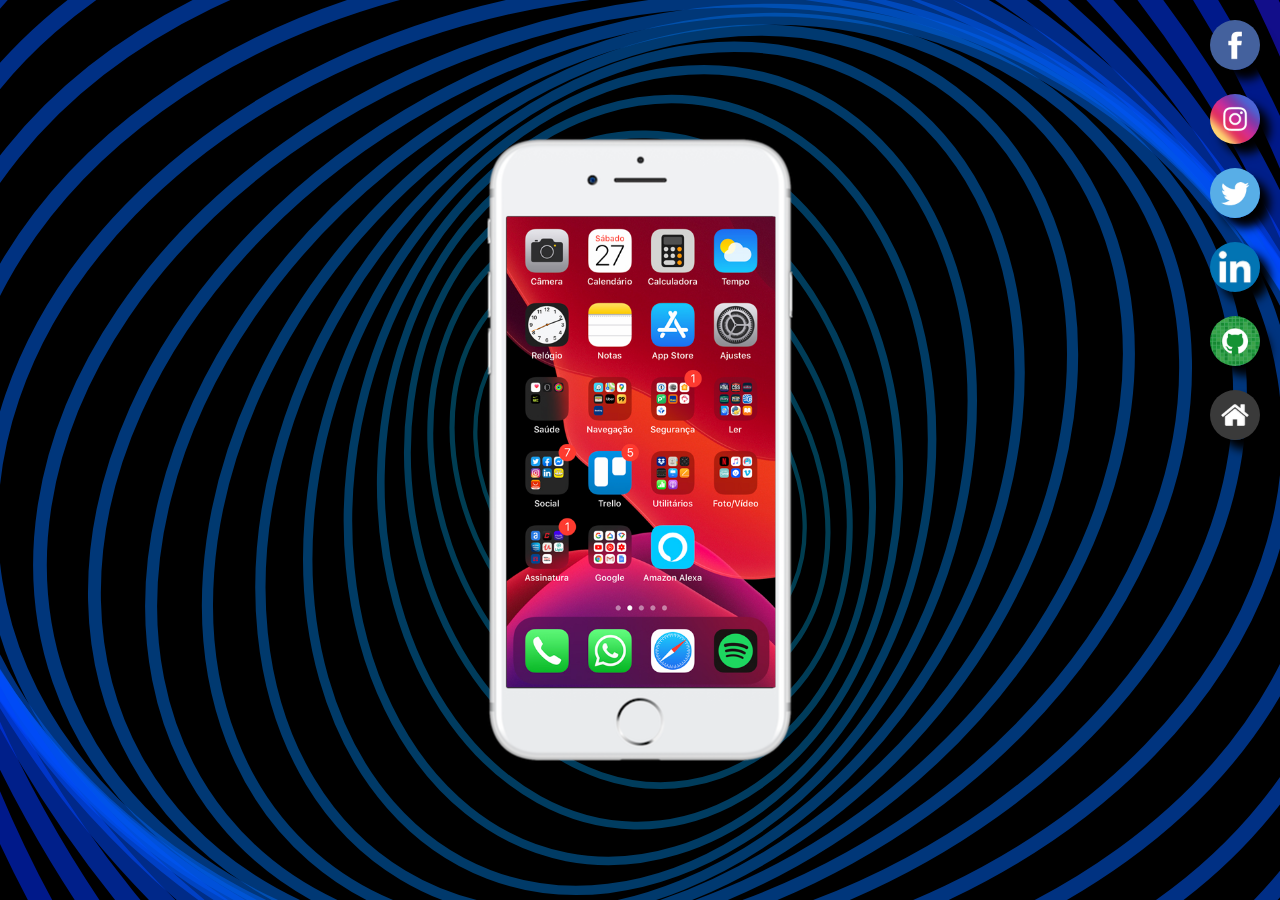
<file: html/index.html>
<!DOCTYPE html>
<html lang="pt-br">

   <head>
      <meta charset="UTF-8">
      <meta name="viewport" content="width=device-width, initial-scale=1.0">
      <title>Minhas Redes Sociais</title>
      <link rel="stylesheet" href="../CSS/Redes Sociais.css">
      <link rel="shortcut icon" href="../img/favicon.ico" type="image/x-icon">
   </head>

   <body>
      <main>
         <section id="fone">
            <iframe src="../html/Iframes/home.html" frameborder="0" name="tela" id="tela">
               Seu navegador não é compatível com isso.
            </iframe>
         </section>
         <section id="redes-sociais">
            <a href="../html/Iframes/facebook.html" target="tela"><img src="../img/logo-facebook.jpg" alt="Facebook"></a><br>
            <a href="Iframes/Instagram.html" target="tela"><img src="../img/logo-instagram.jpg" alt="Instagram"></a><br>
            <a href="Iframes/X.html" target="tela"><img src="../img/logo-twitter.jpg" alt="X"></a><br>
            <a href="Iframes/Linkedin.html" target="tela"><img src="../img/logo-linkedin.png" alt="LinkedIn"></a><br>
            <a href="Iframes/GitHub.html" target="tela"><img src="../img/logo-github.jpg" alt="Github"></a><br>
            <a href="index.html" target="tela"><img src="../img/logo-home.jpg" alt="Home"></a>
         </section>
      </main>
   </body>

</html>
</file>
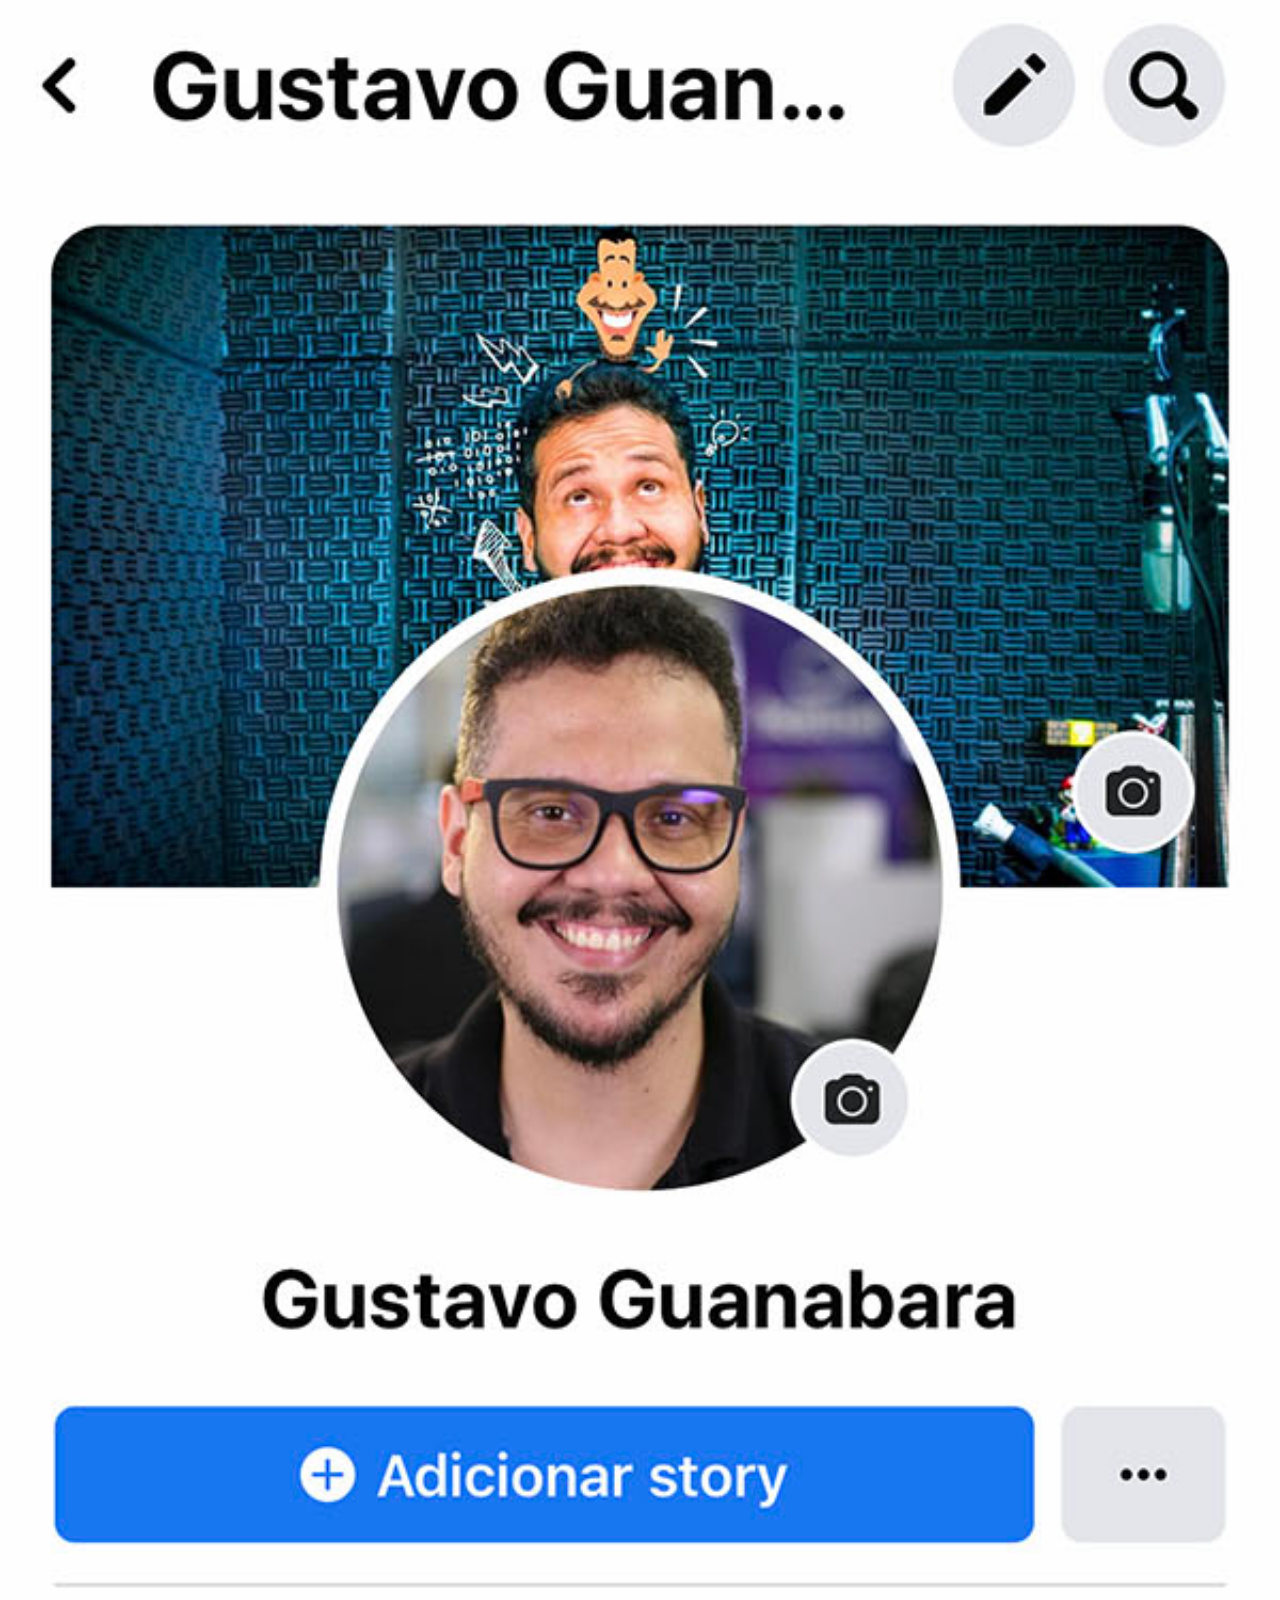
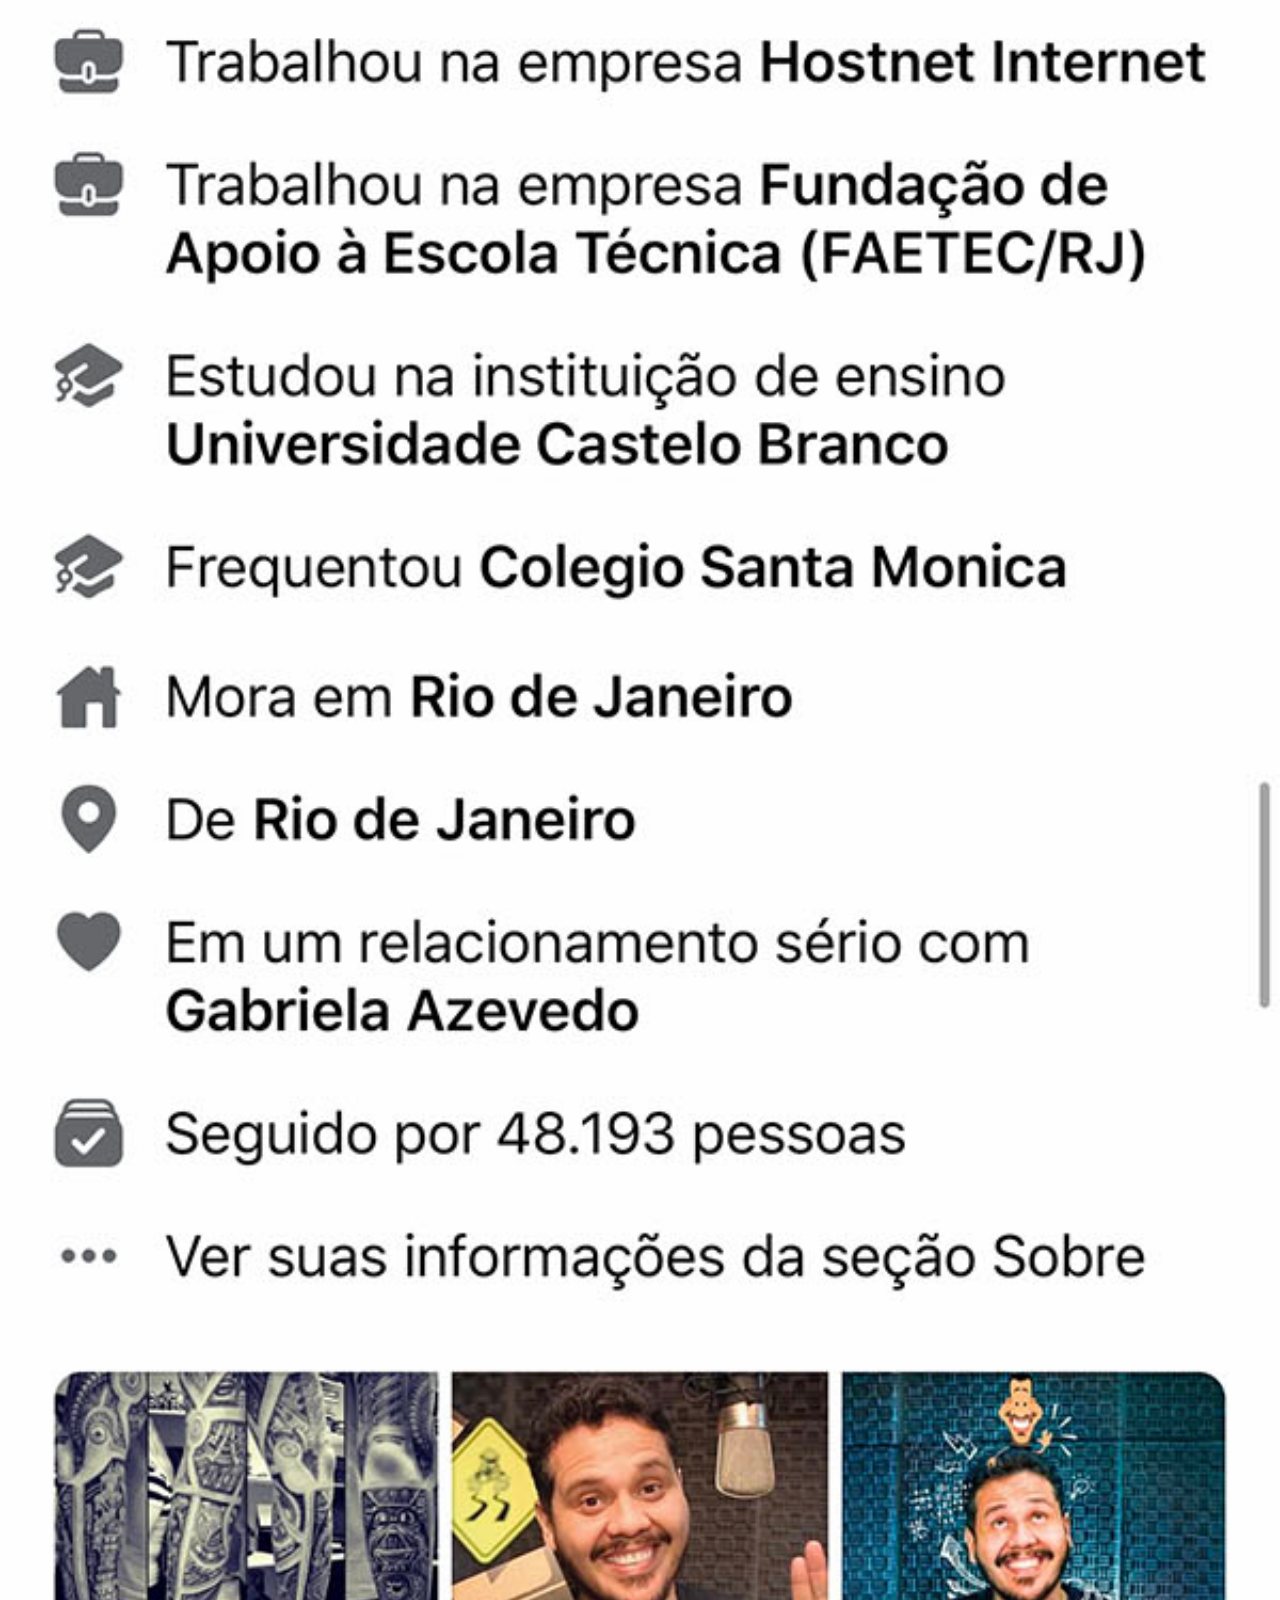
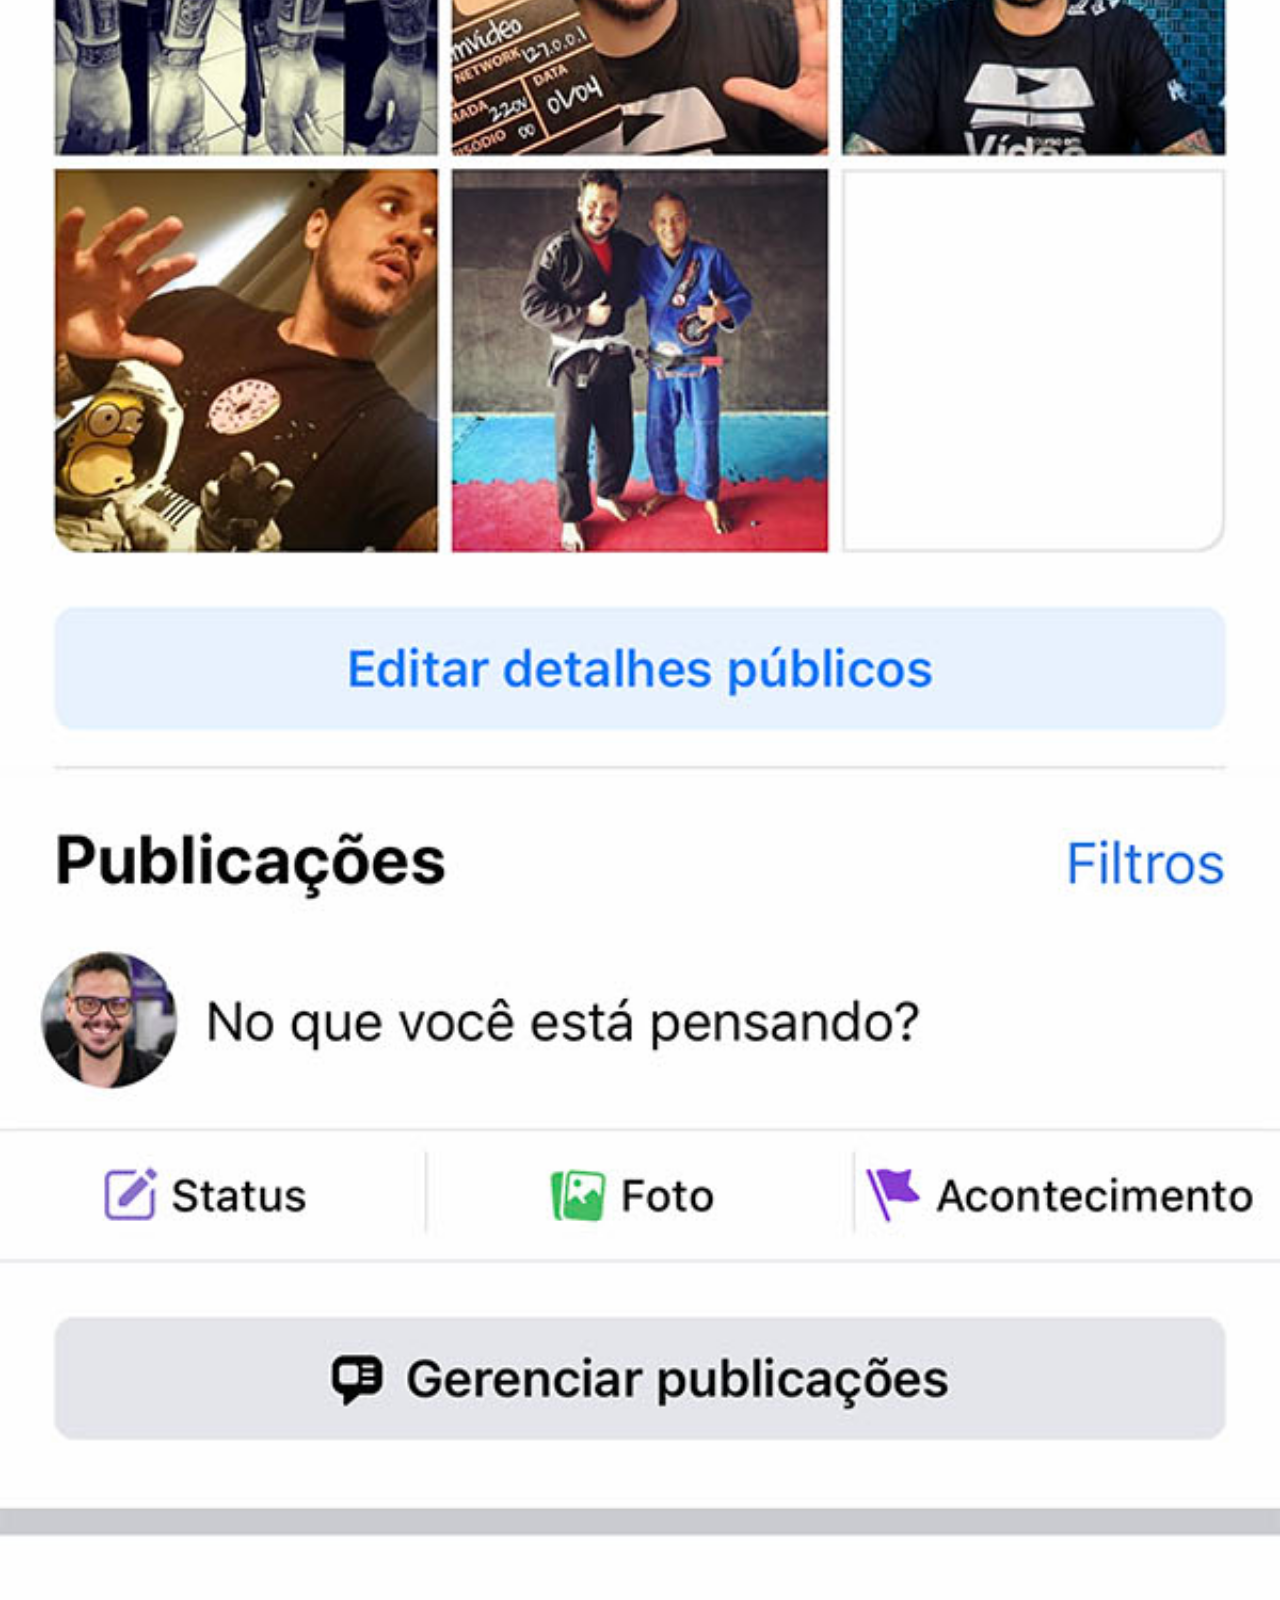
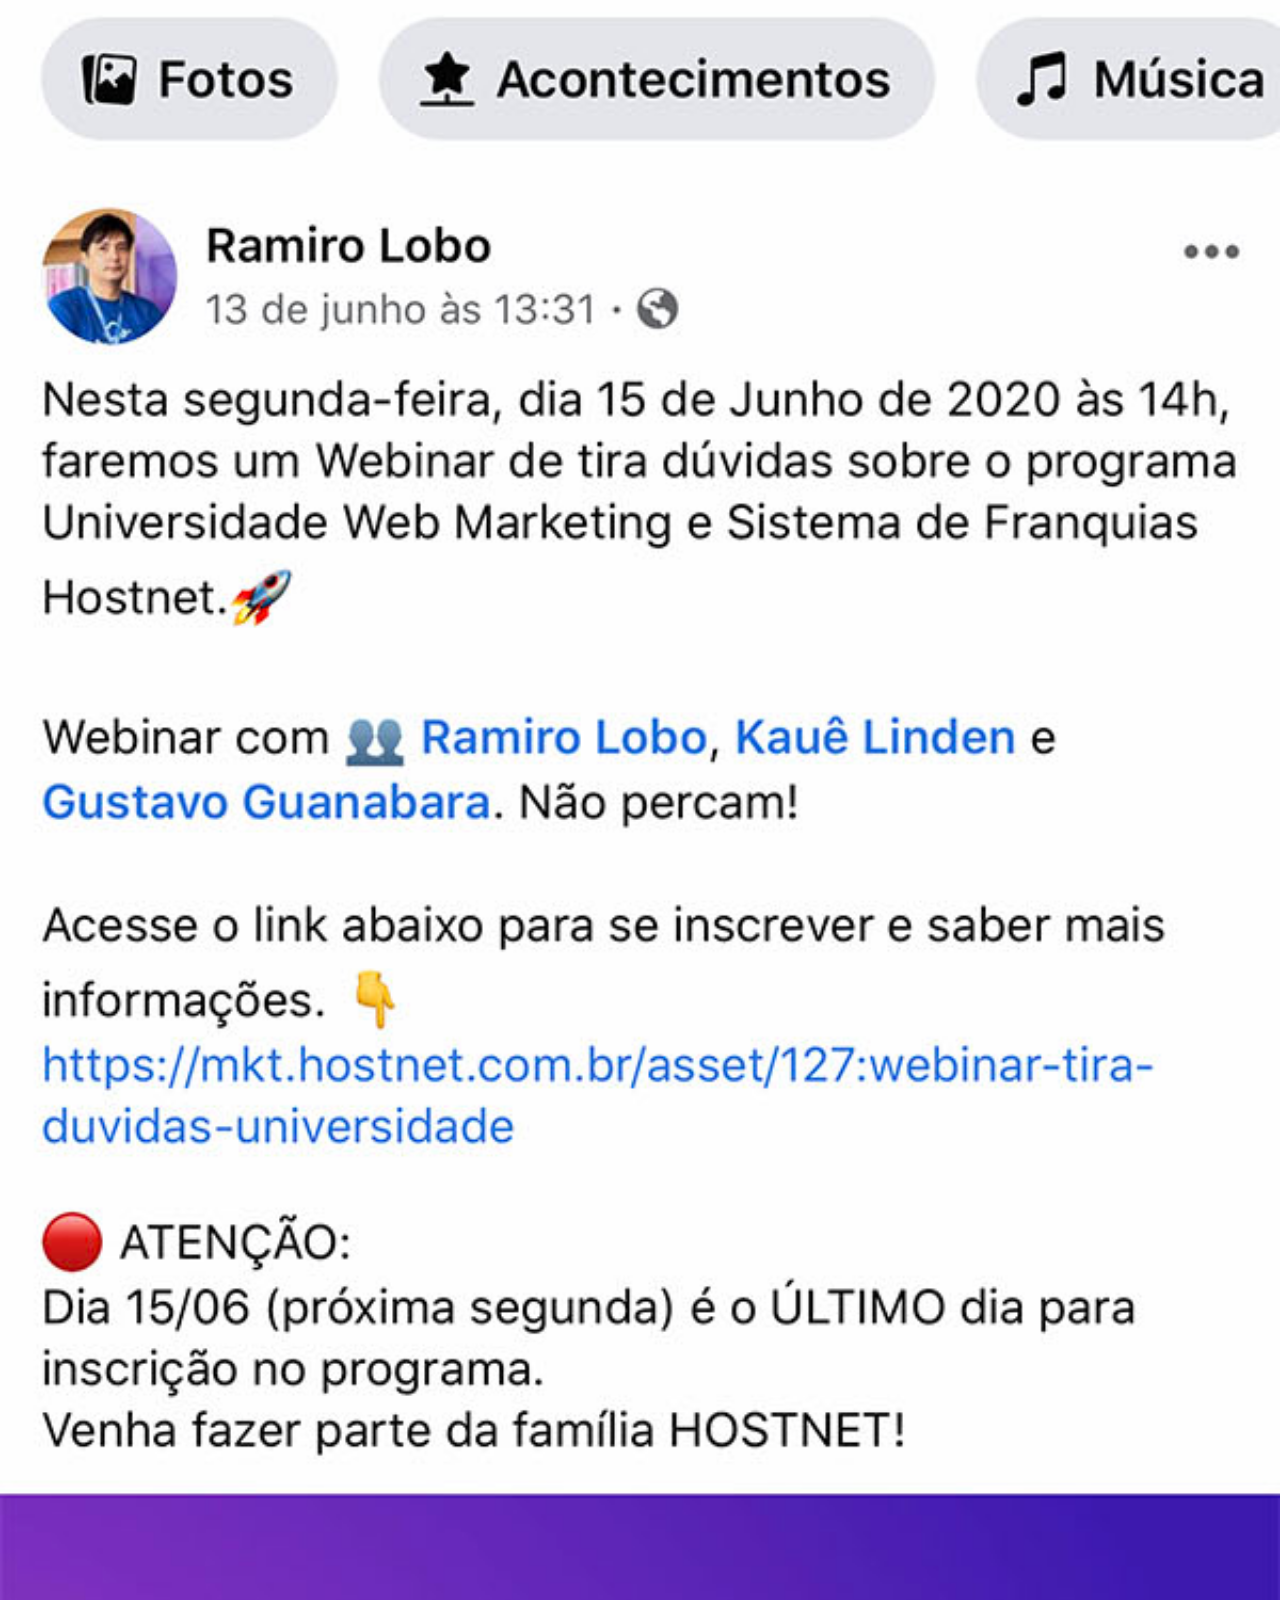
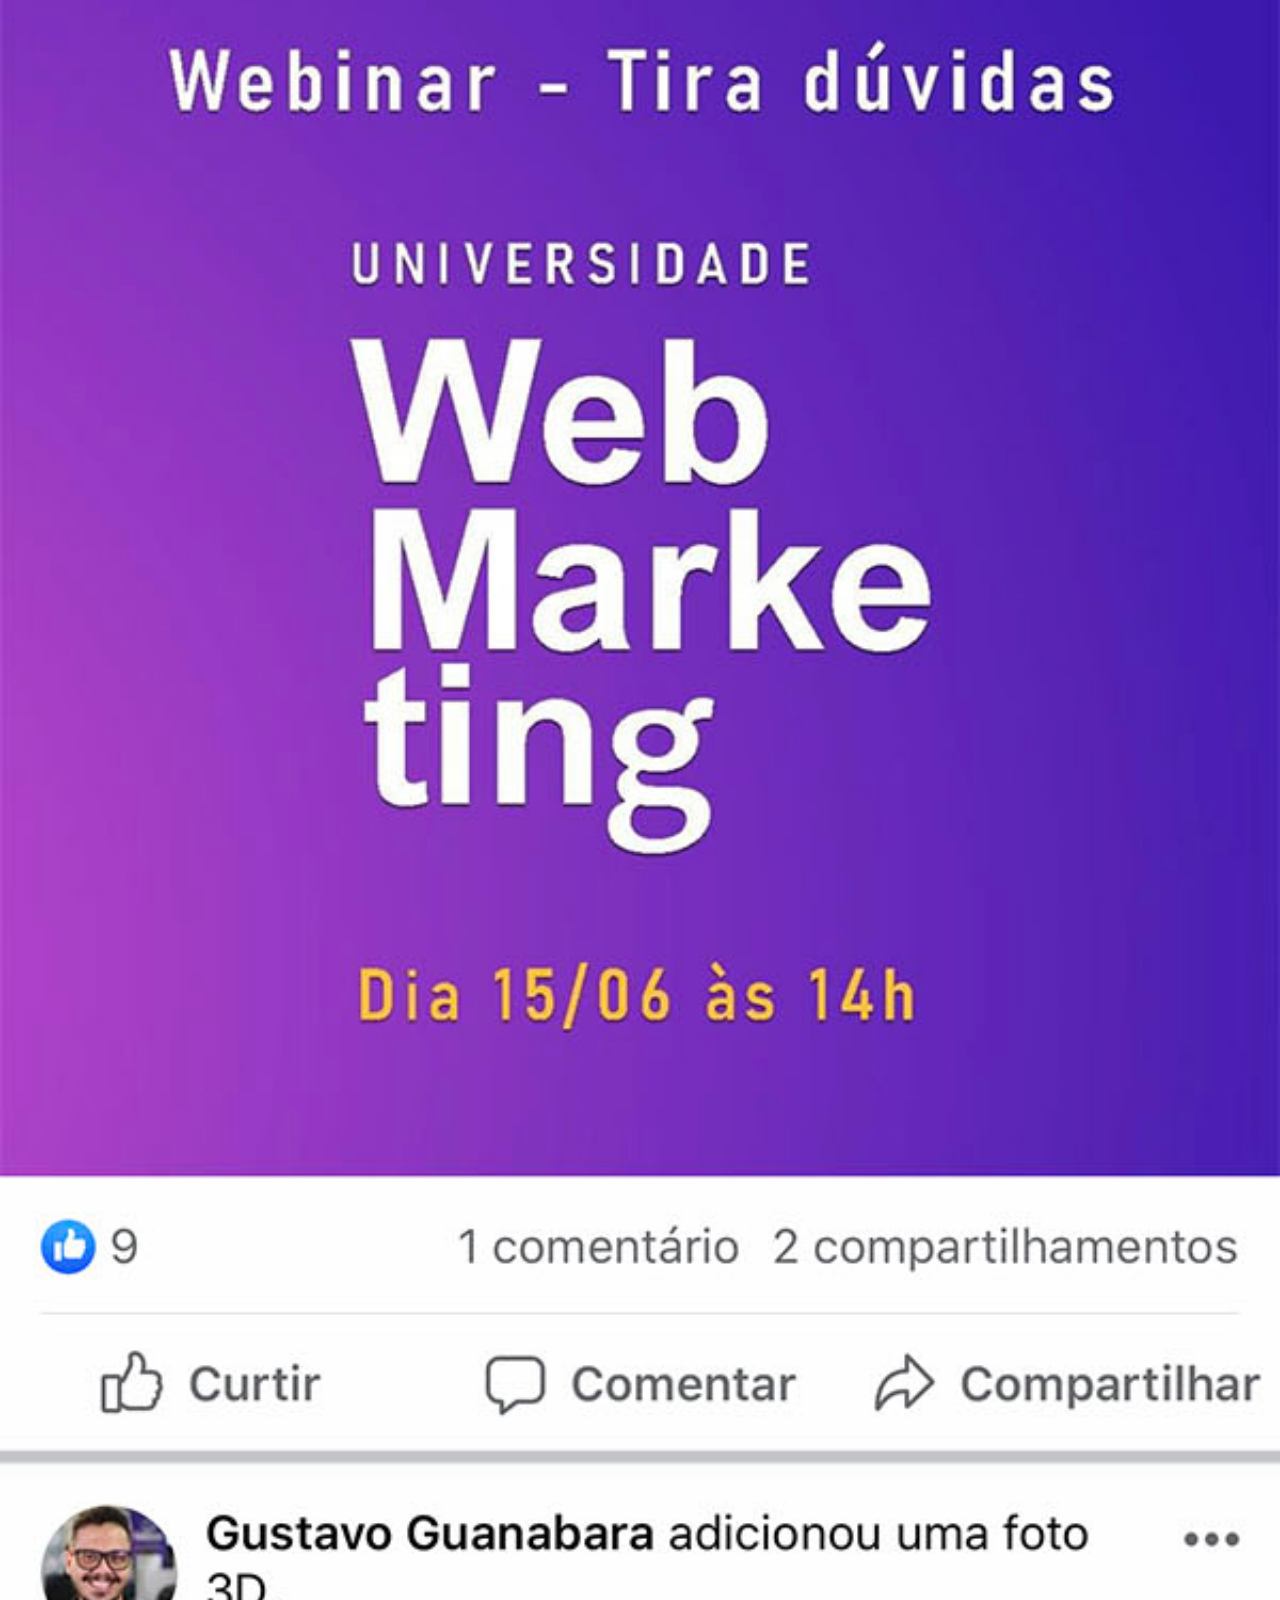
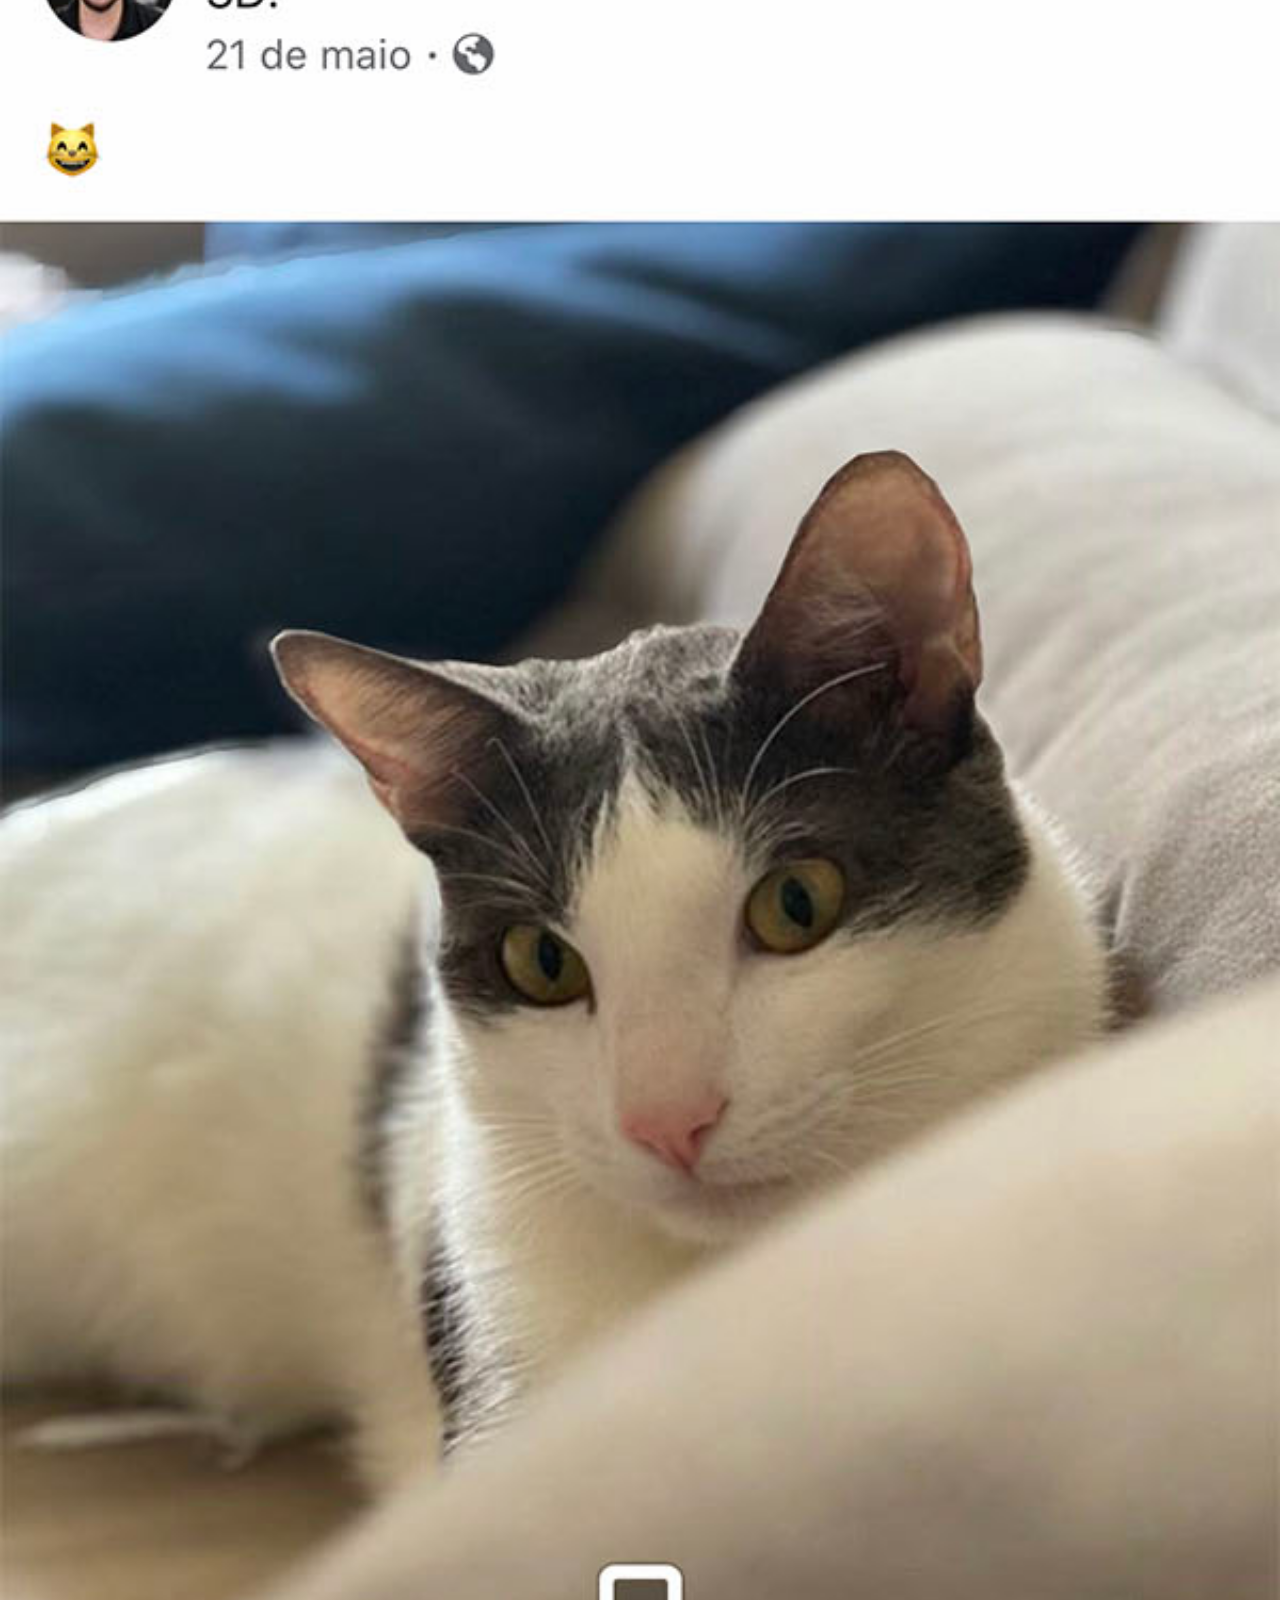
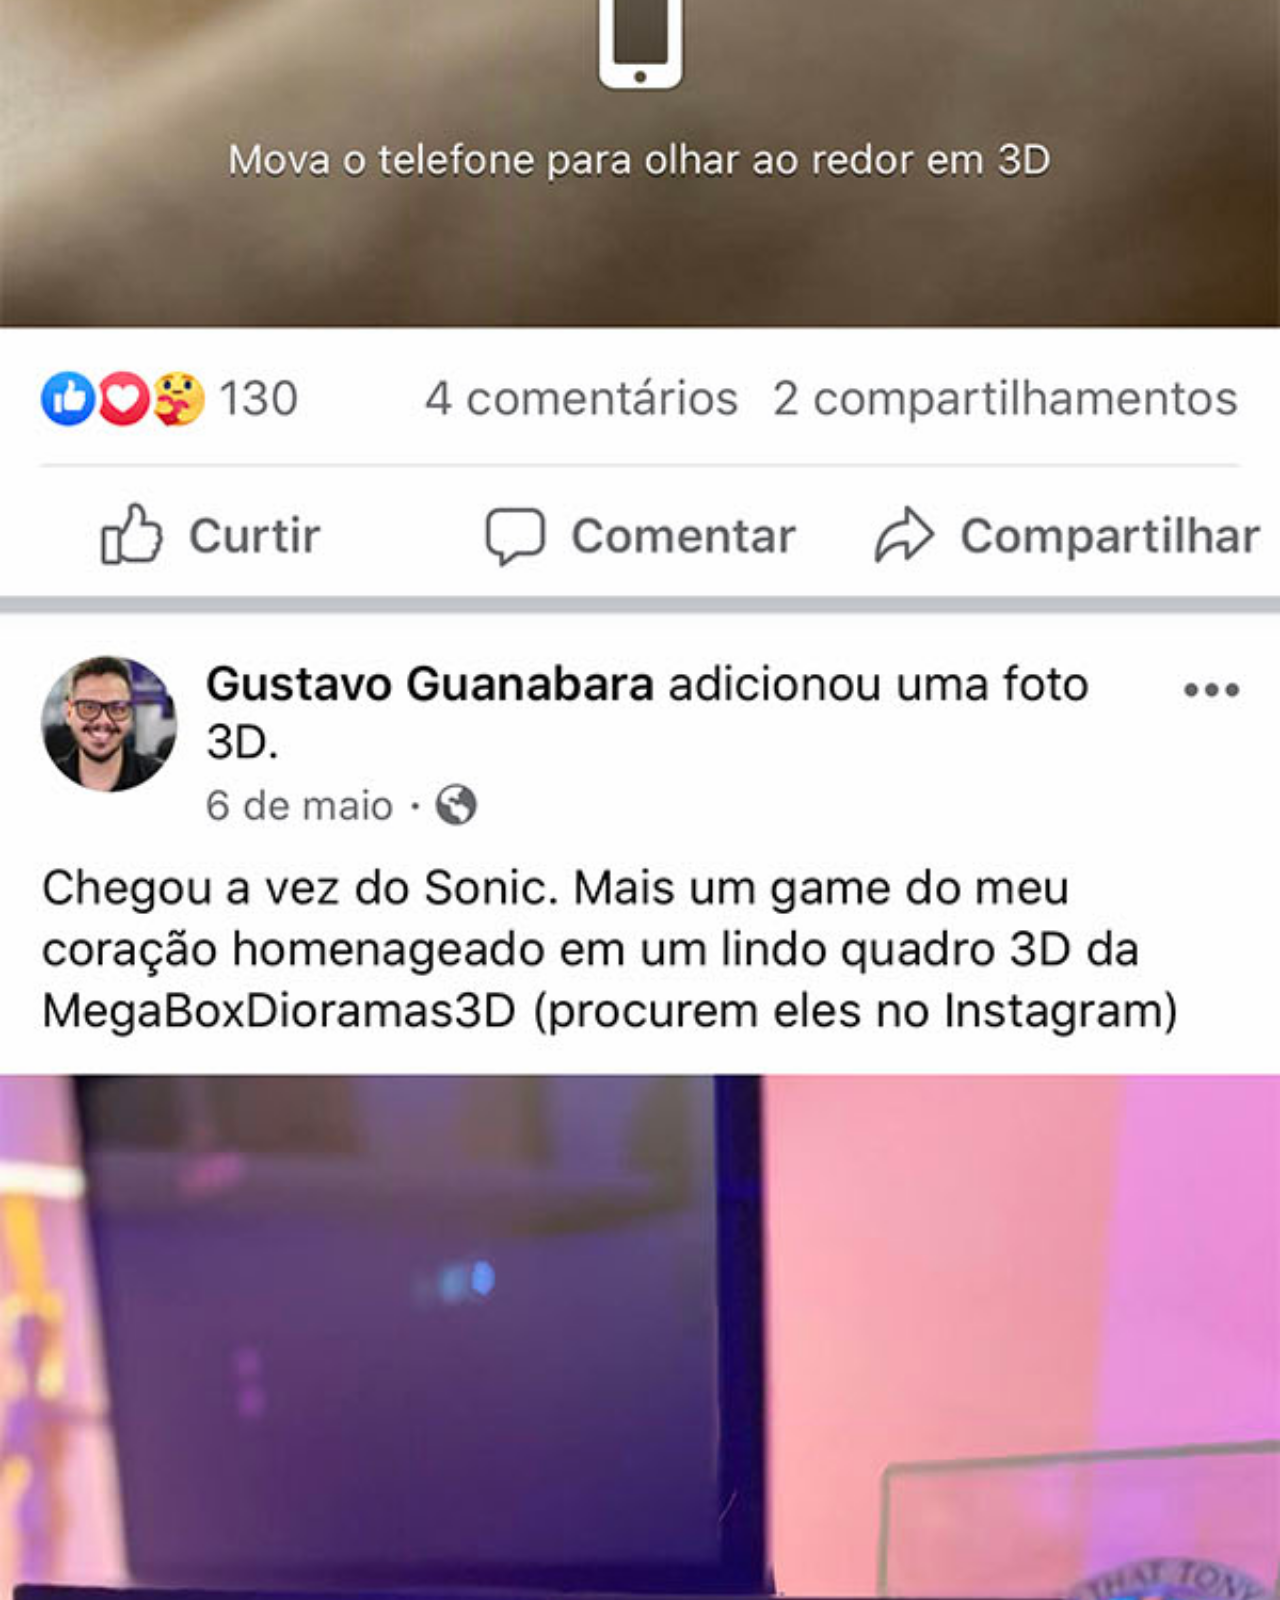
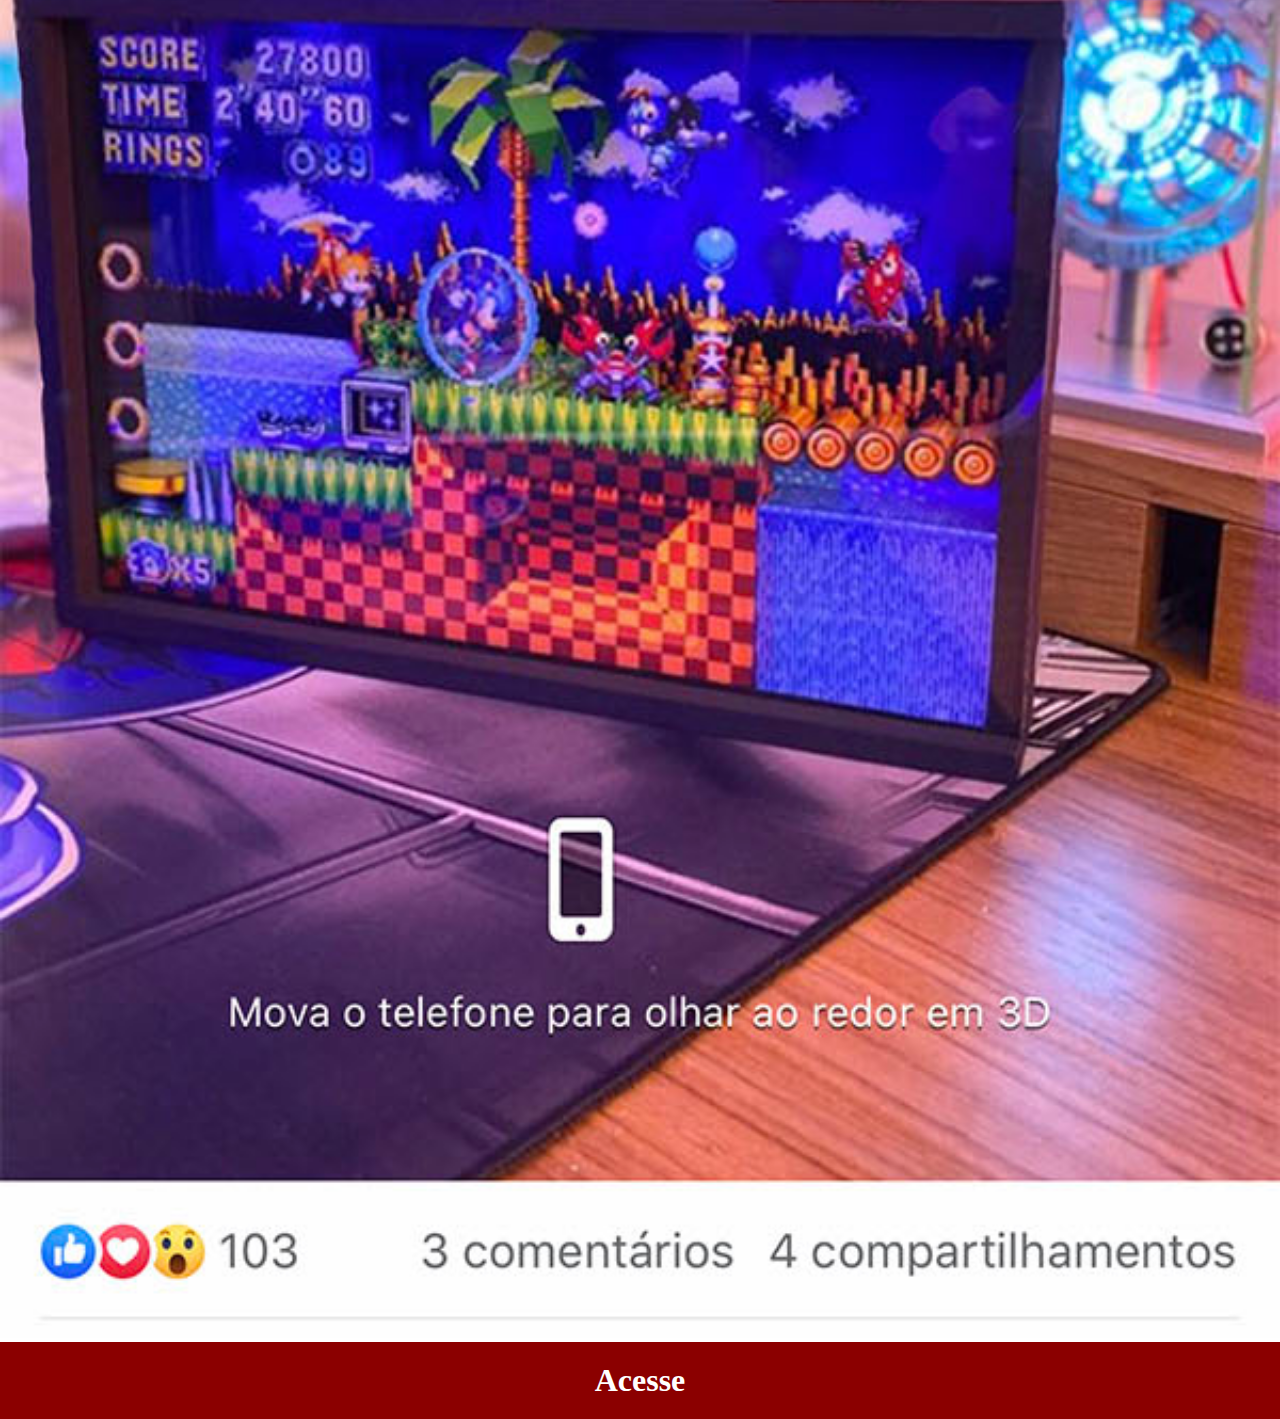
<file: html/Iframes/facebook.html>
<!DOCTYPE html>
<html lang="pt-br">

   <head>
      <meta charset="UTF-8">
      <meta name="viewport" content="width=device-width, initial-scale=1.0">
      <title>Facebook</title>
      <link rel="stylesheet" href="../../CSS/iframes.css">
   </head>

   <body>
      <img src="../../img/tela-facebook.jpg" alt="Facebook">
      <a href="https://www.facebook.com/augustomariano.dasilva.1/" target="_blank">Acesse</a>
   </body>

</html>
</file>
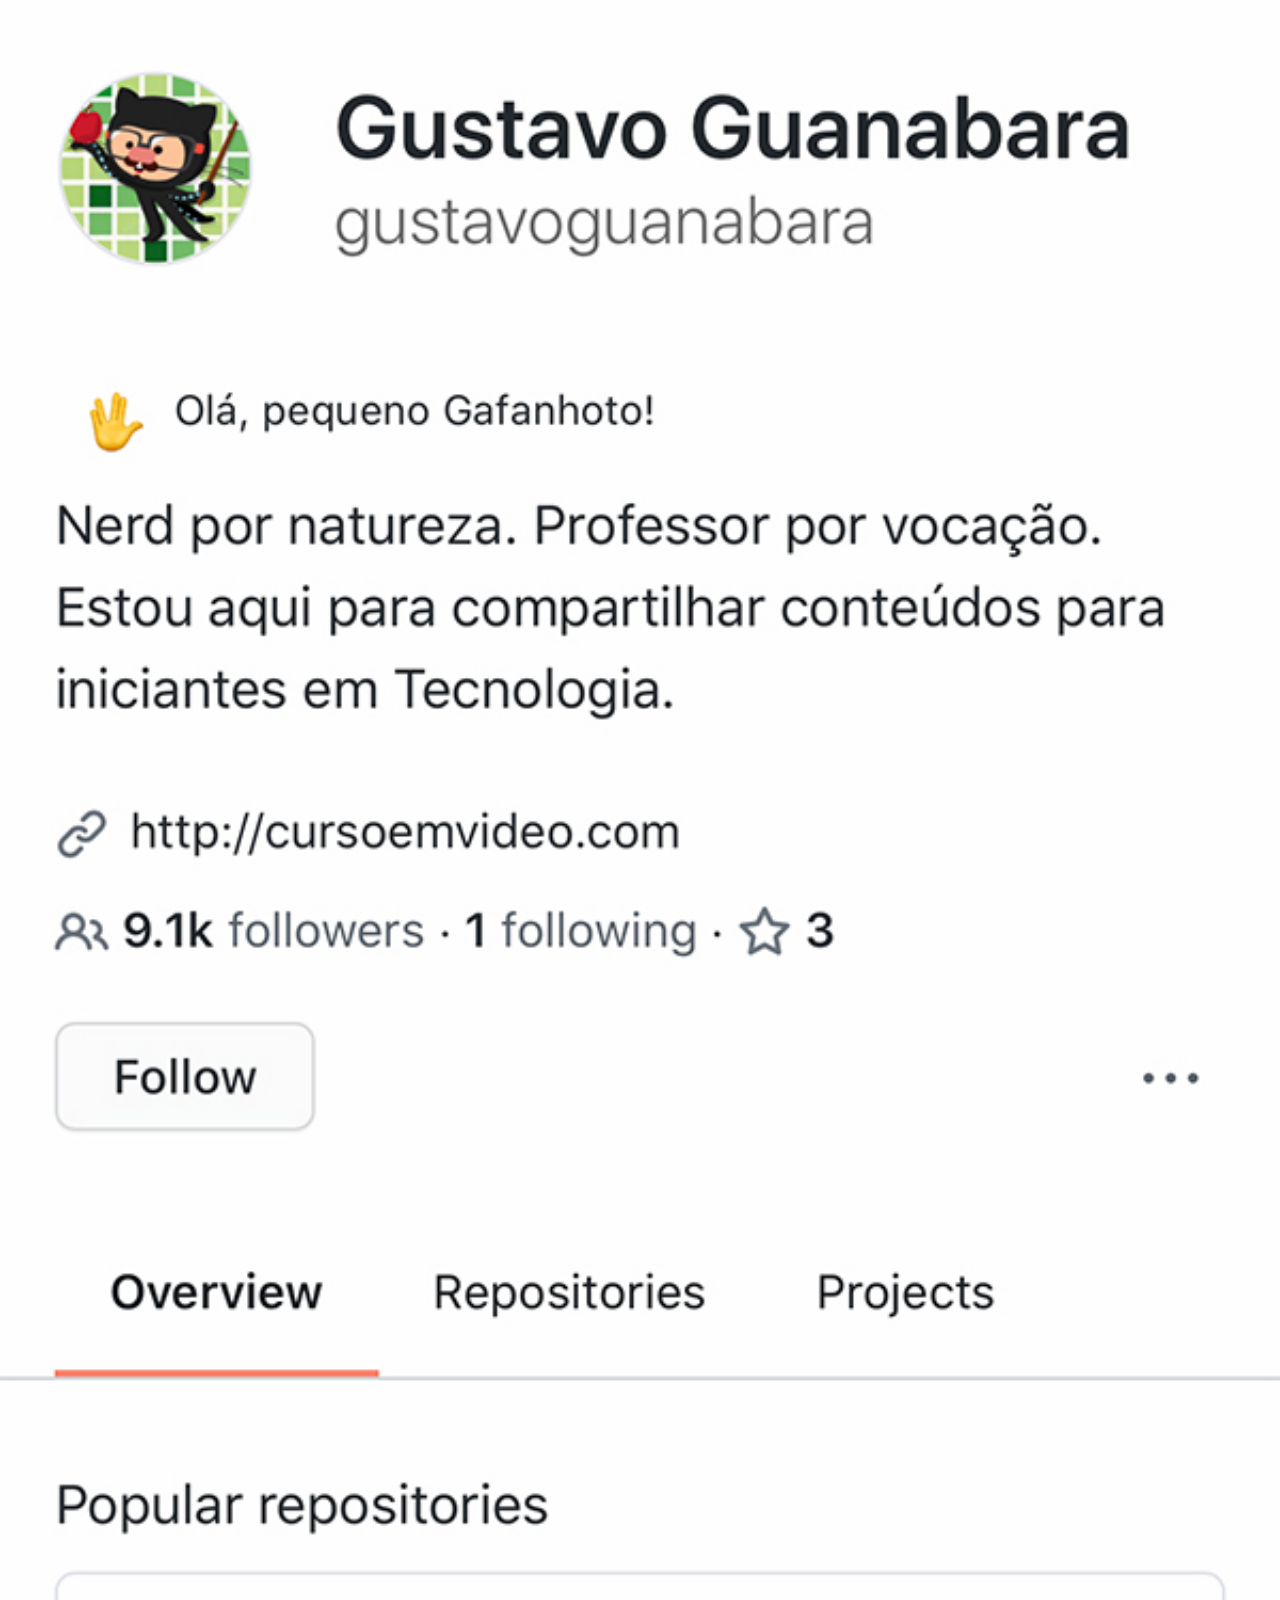
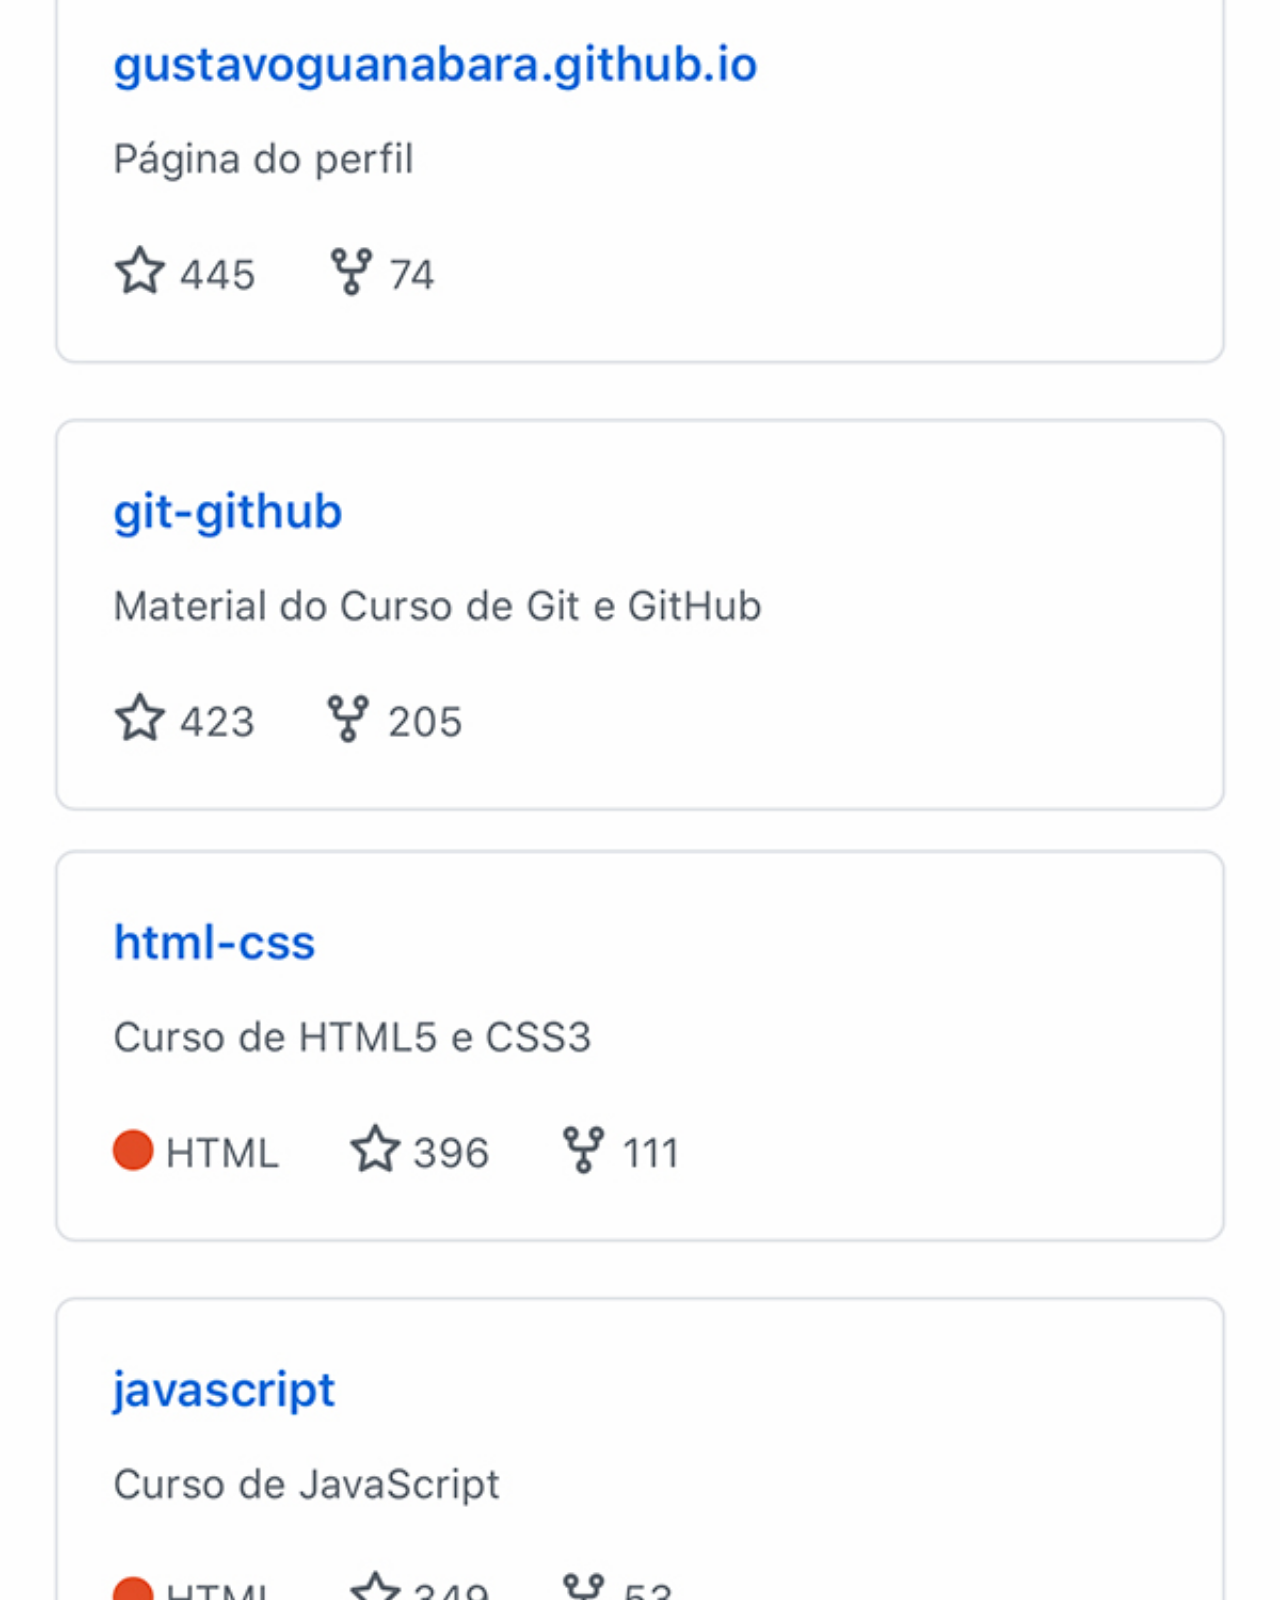
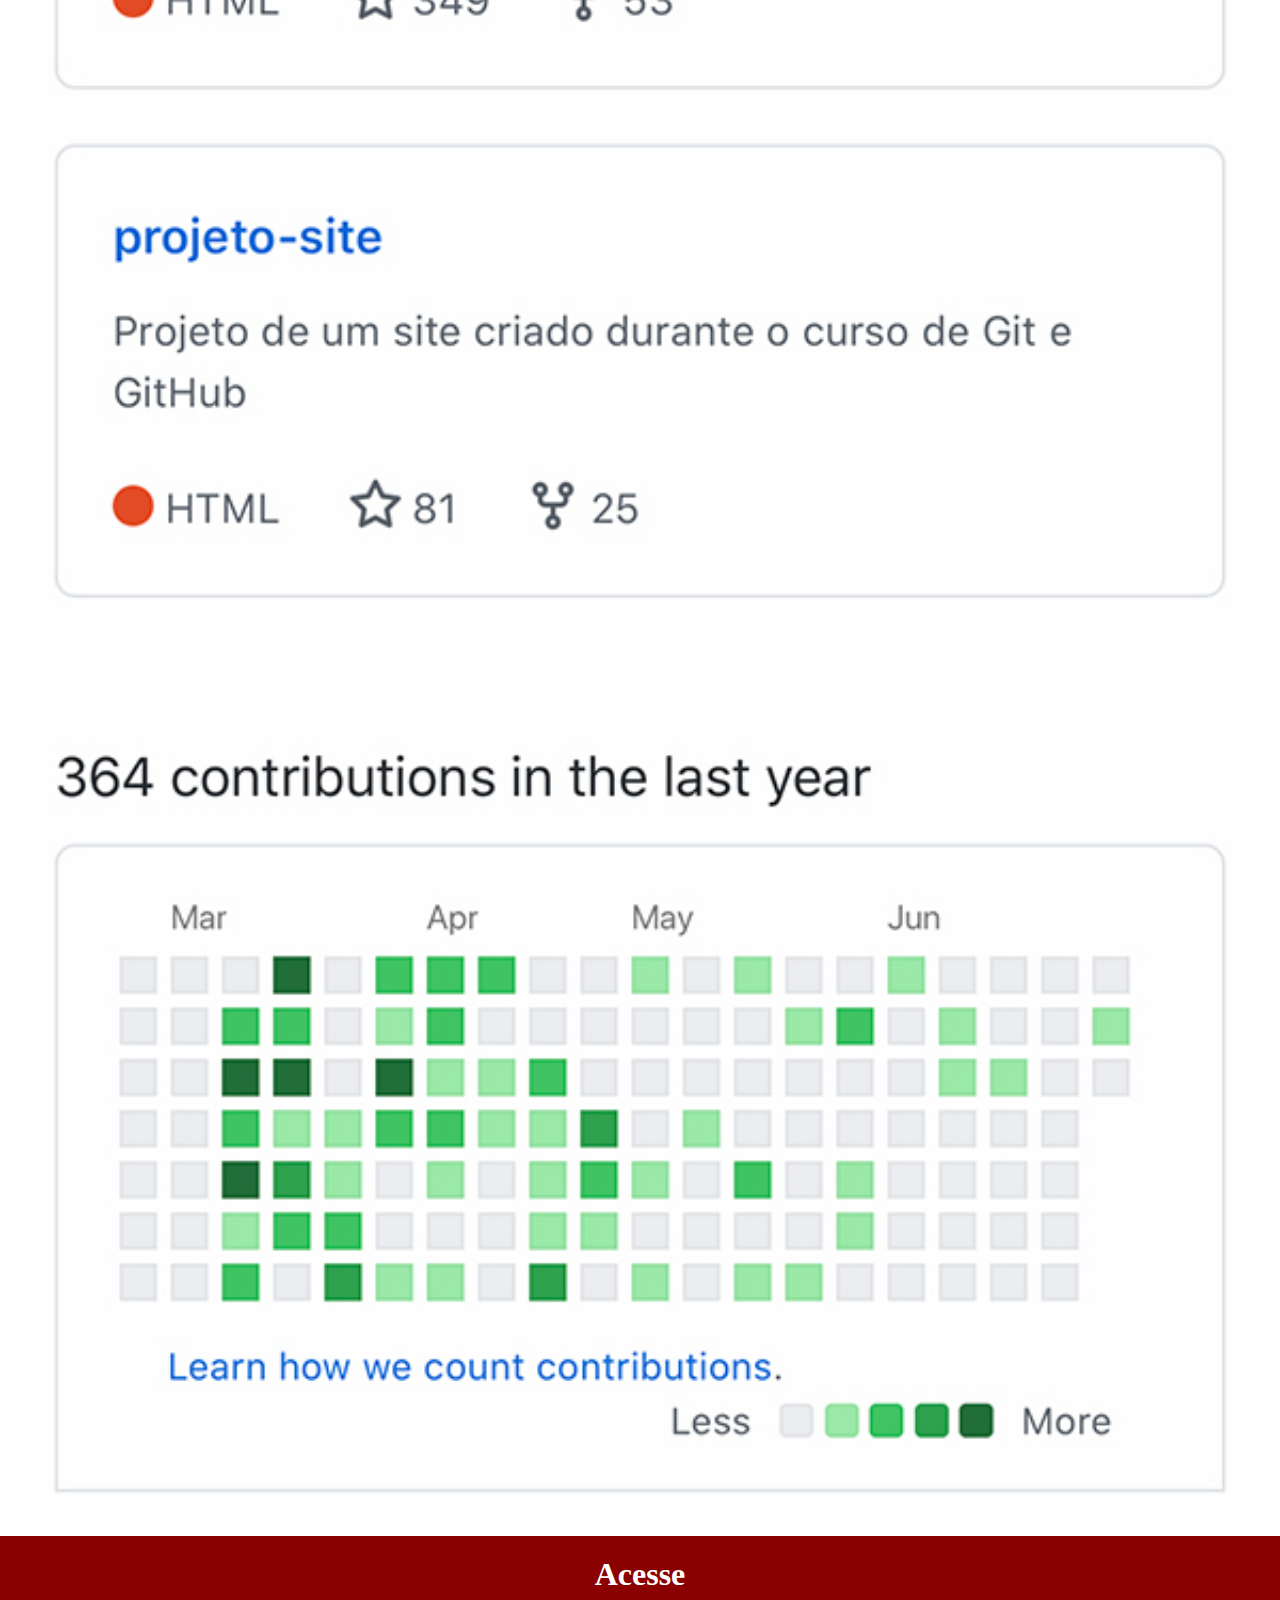
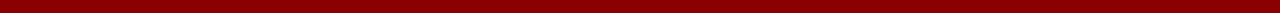
<file: html/Iframes/GitHub.html>
<!DOCTYPE html>
<html lang="pt-br">

   <head>
      <meta charset="UTF-8">
      <meta name="viewport" content="width=device-width, initial-scale=1.0">
      <title>Github</title>
      <link rel="stylesheet" href="../../CSS/iframes.css">
   </head>

   <body>
      <img src="../../img/tela-github.jpg" alt="Github">
      <a href="https://github.com/Augusto-Mariano" target="_blank">Acesse</a>
   </body>

</html>
</file>
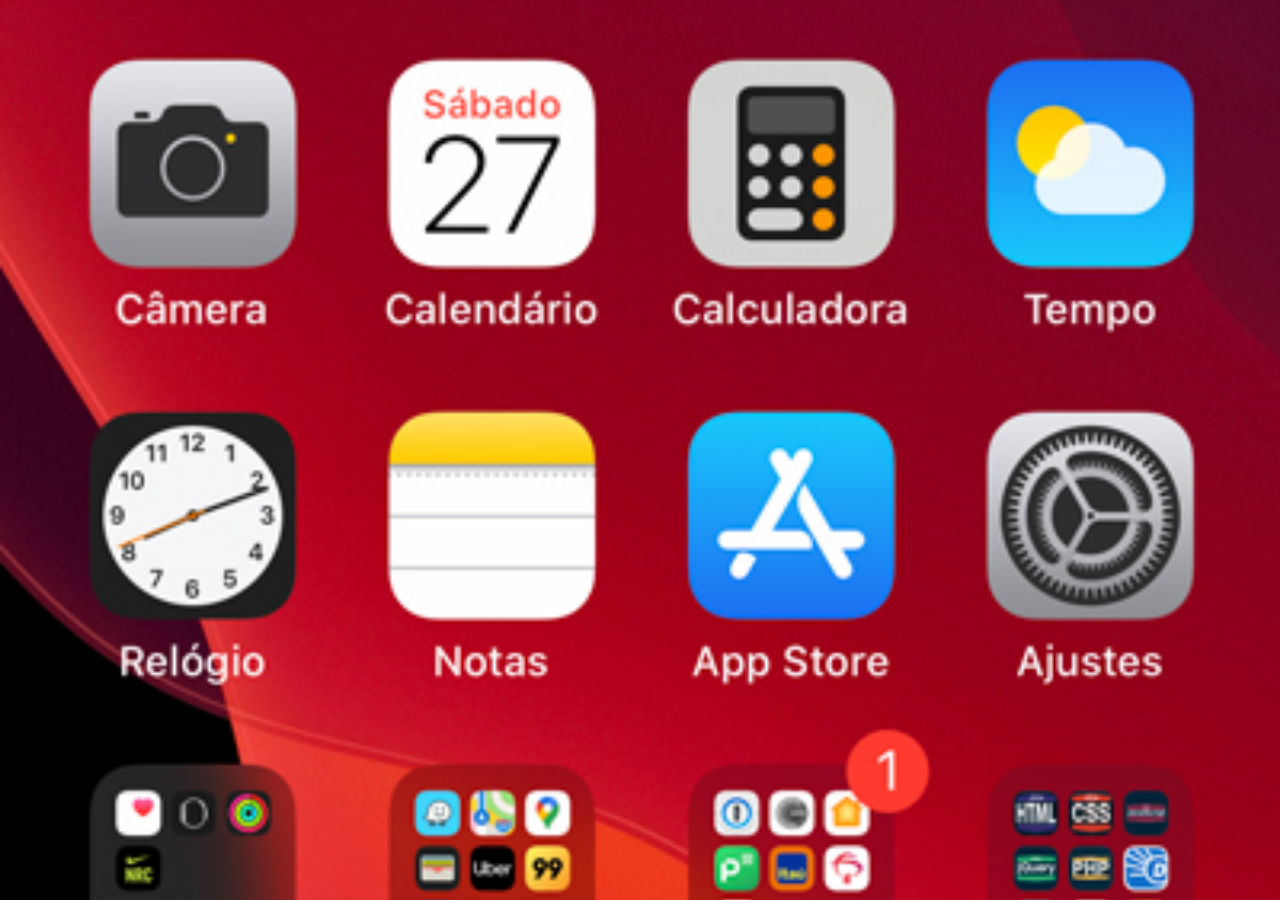
<file: html/Iframes/home.html>
<!DOCTYPE html>
<html lang="pt-br">

   <head>
      <meta charset="UTF-8">
      <meta name="viewport" content="width=device-width, initial-scale=1.0">
      <title>Home</title>
   </head>

   <style>
      *{
         margin: 0;
         padding: 0;
      }

      body {
         width: 100vw;
         height: 100vh;
         background: black url(../../img/tela-home.jpg);
         background-size: cover;
      }
   </style>

   <body>

   </body>

</html>
</file>
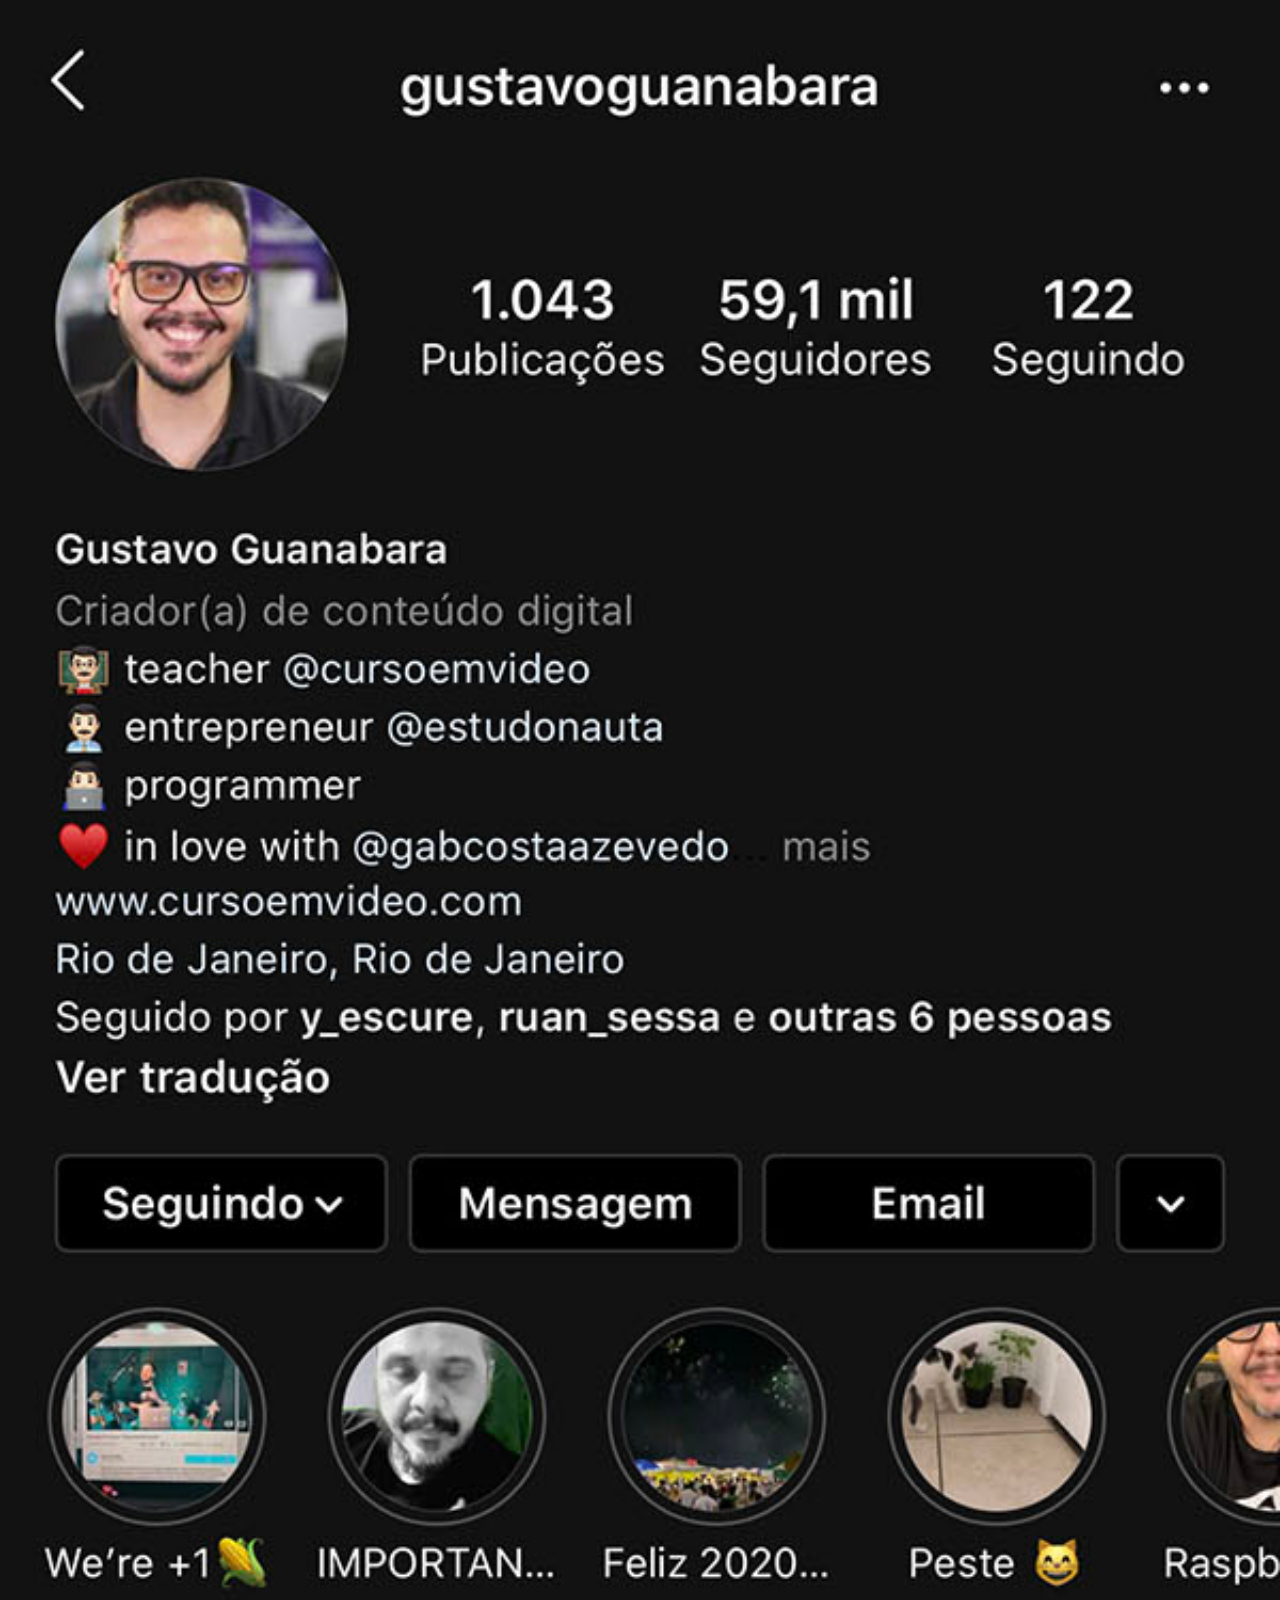
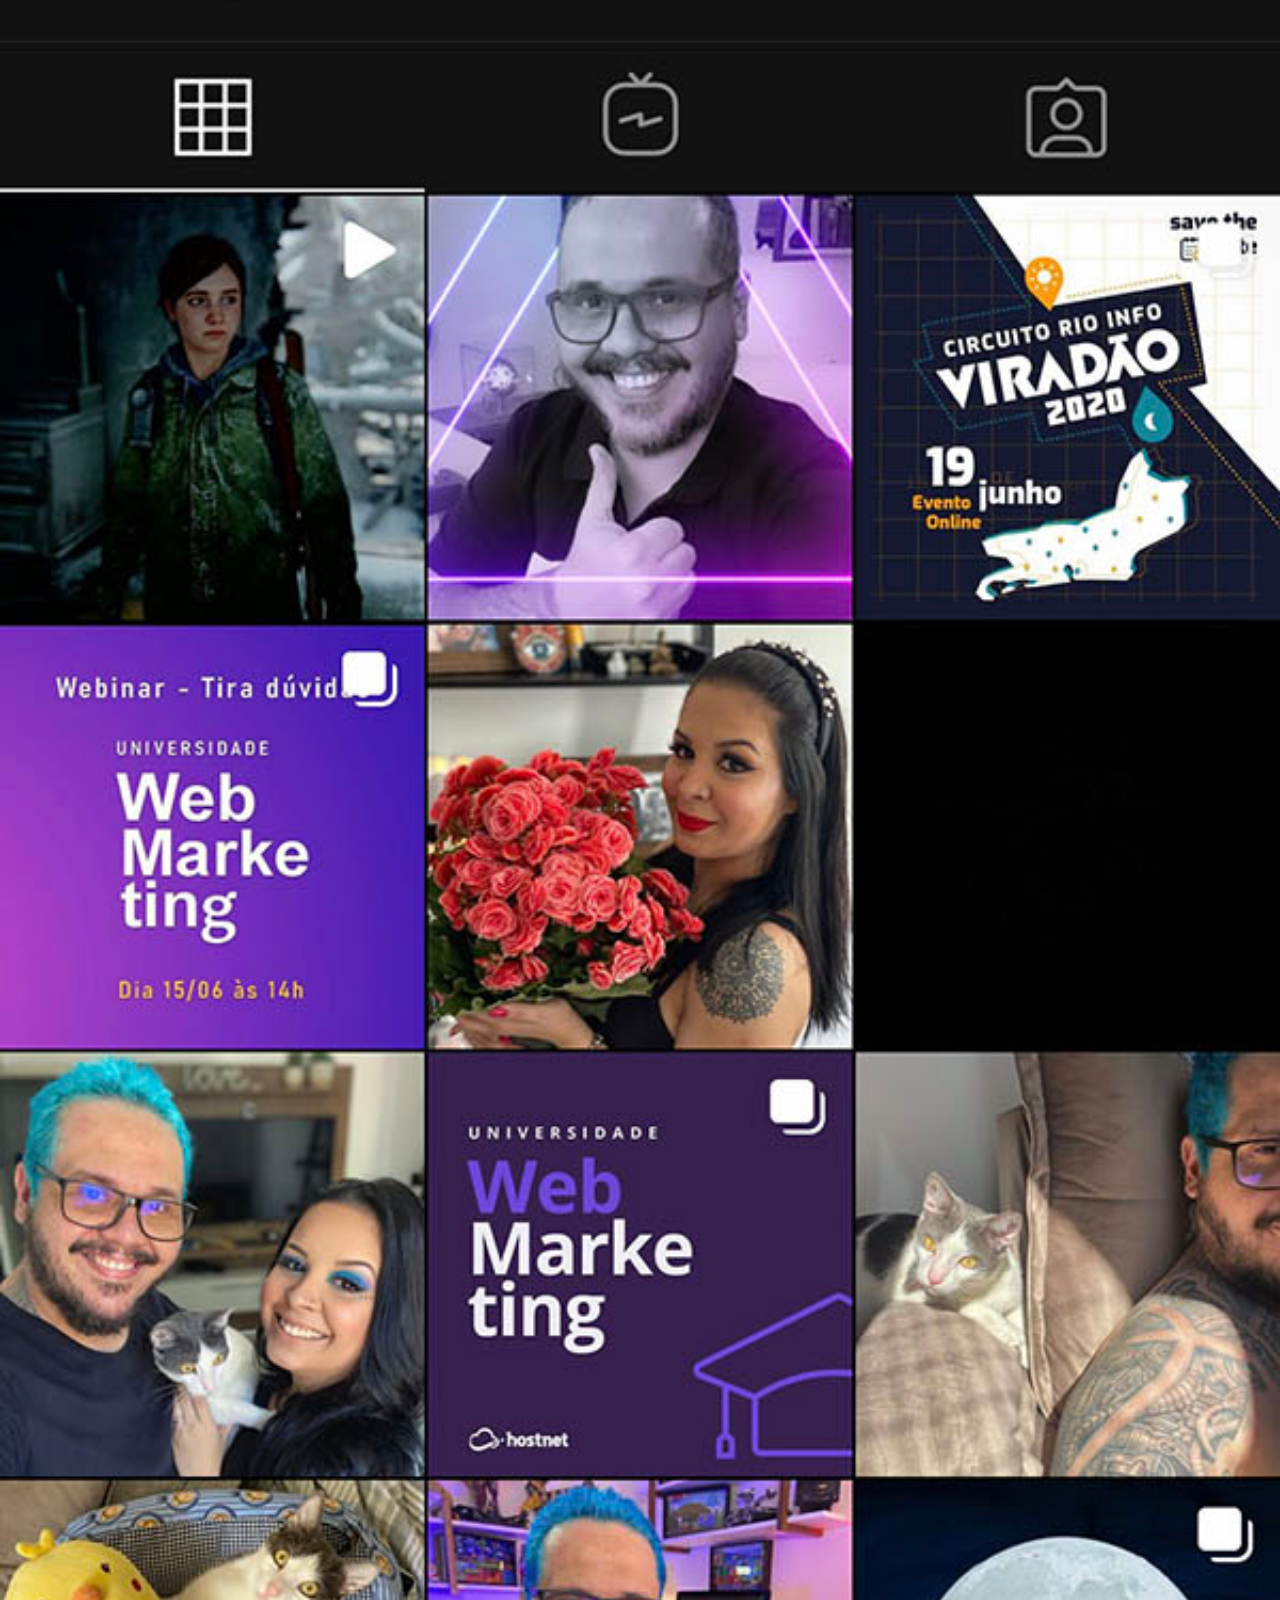
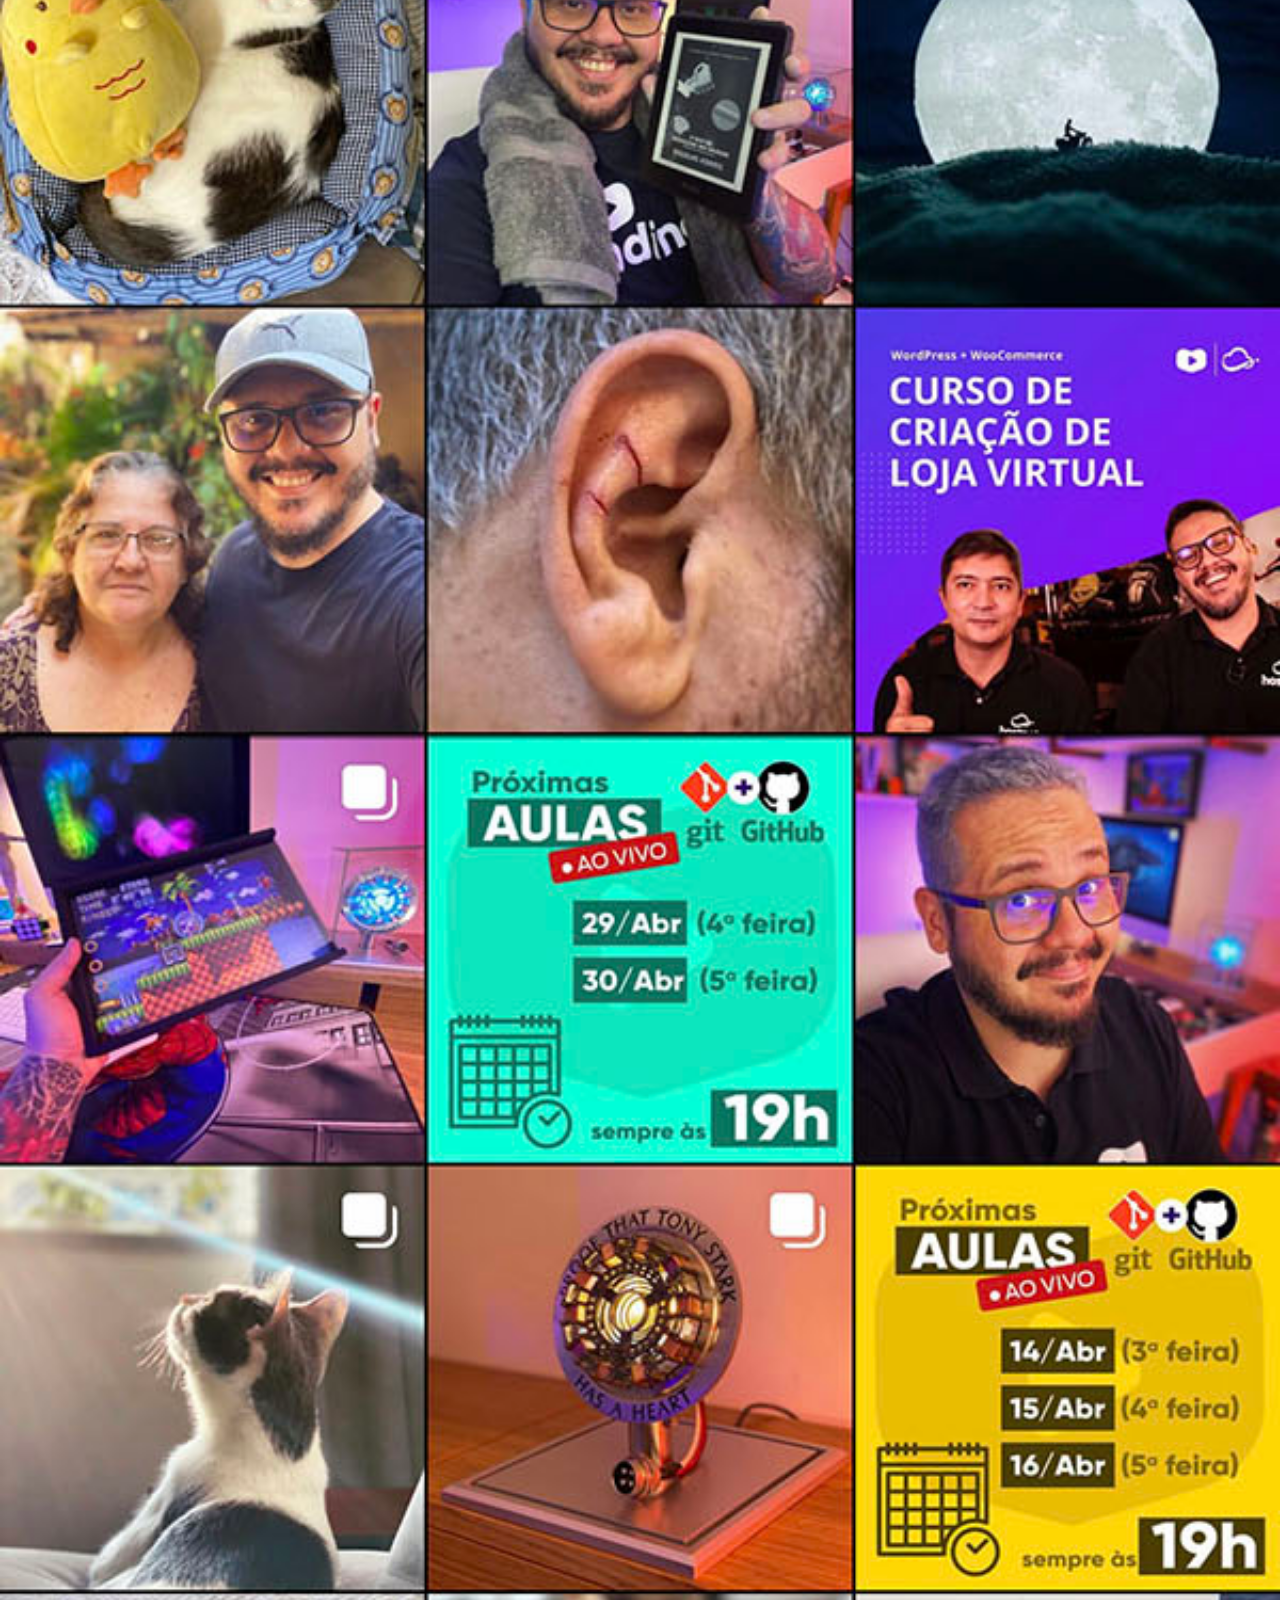
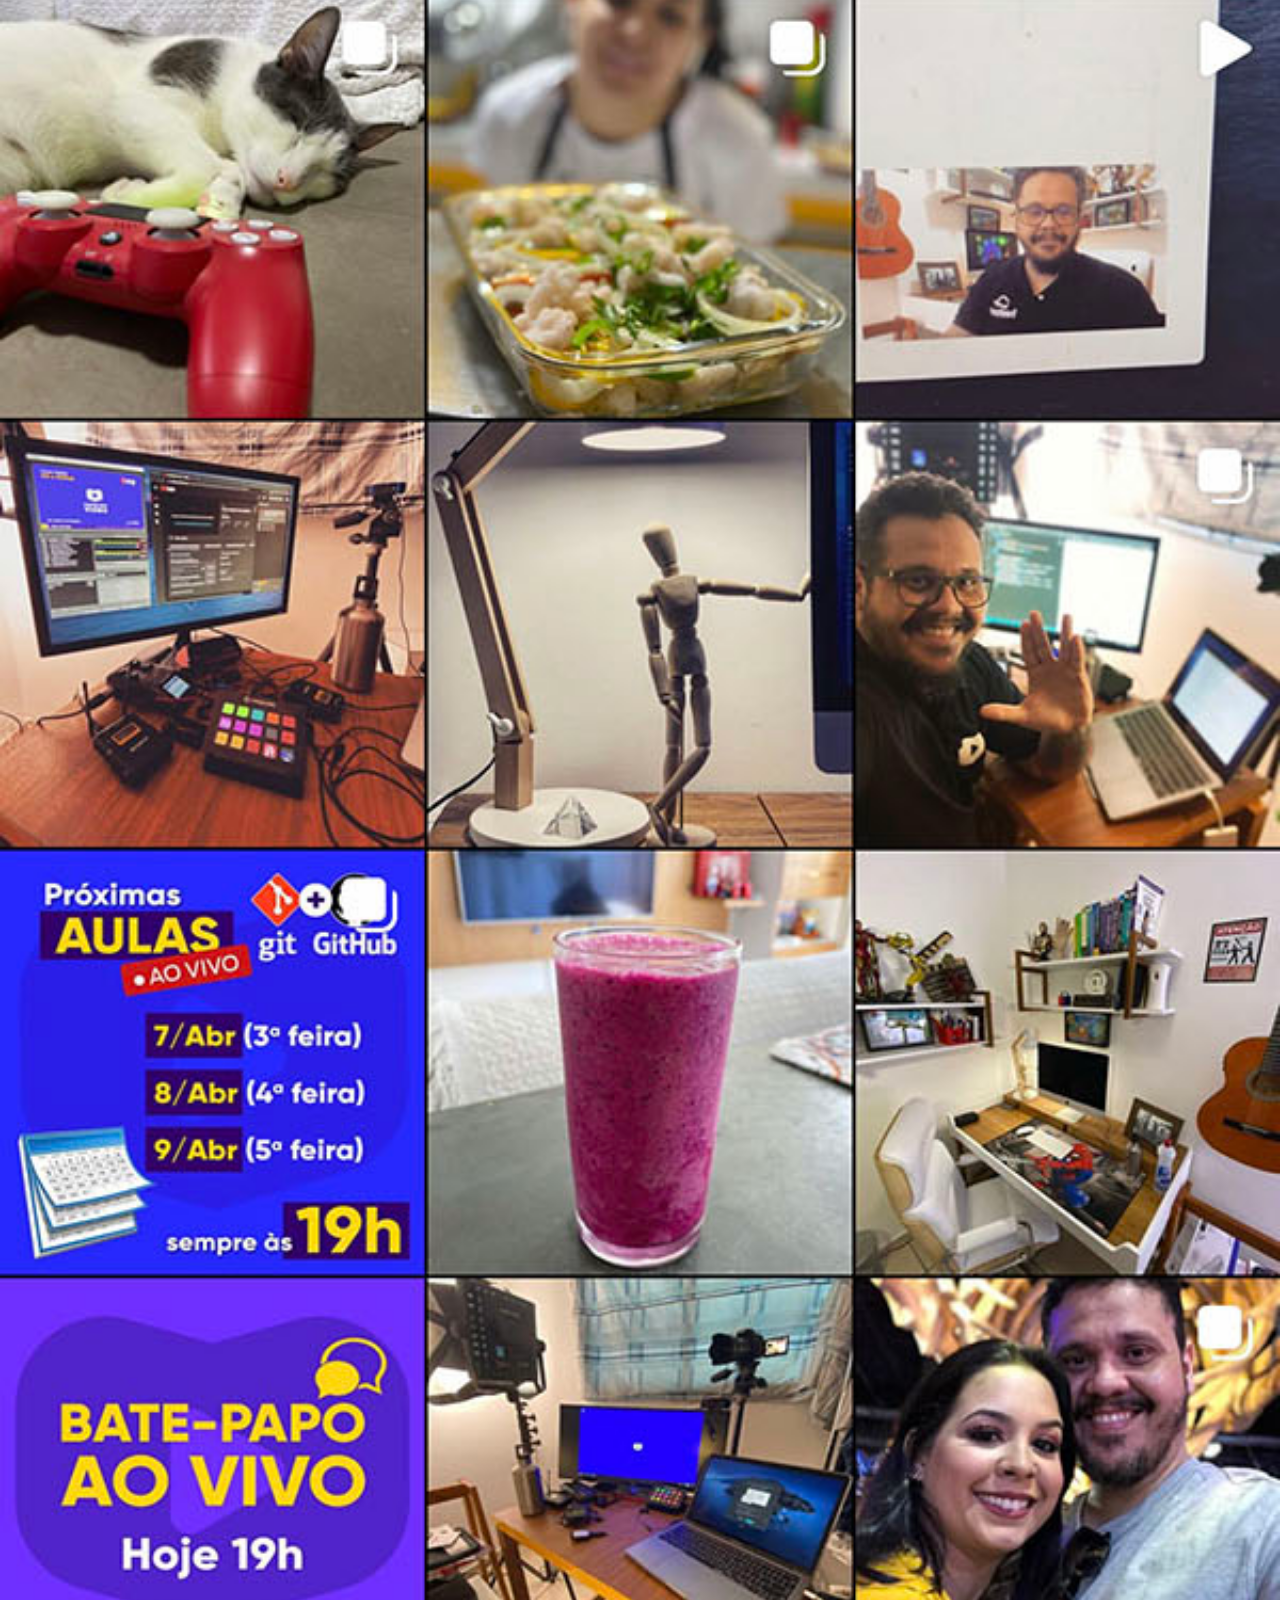
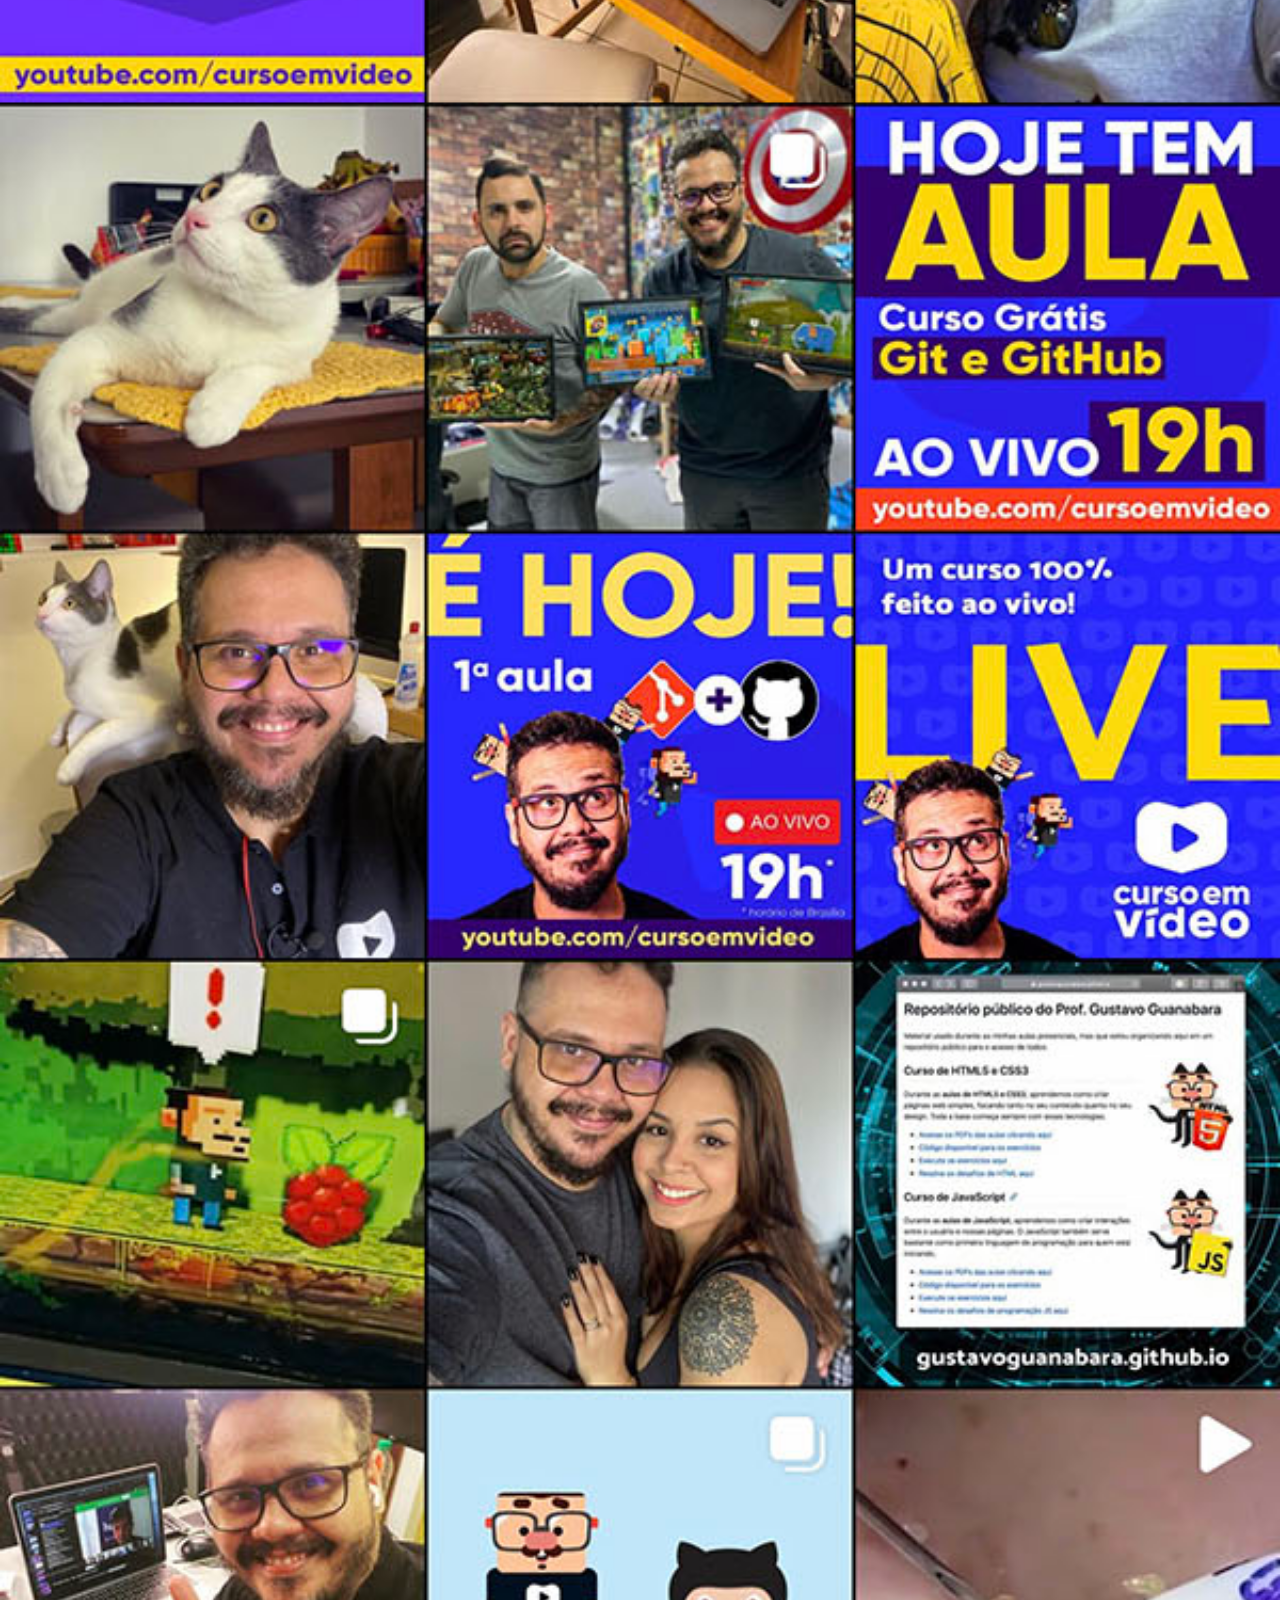
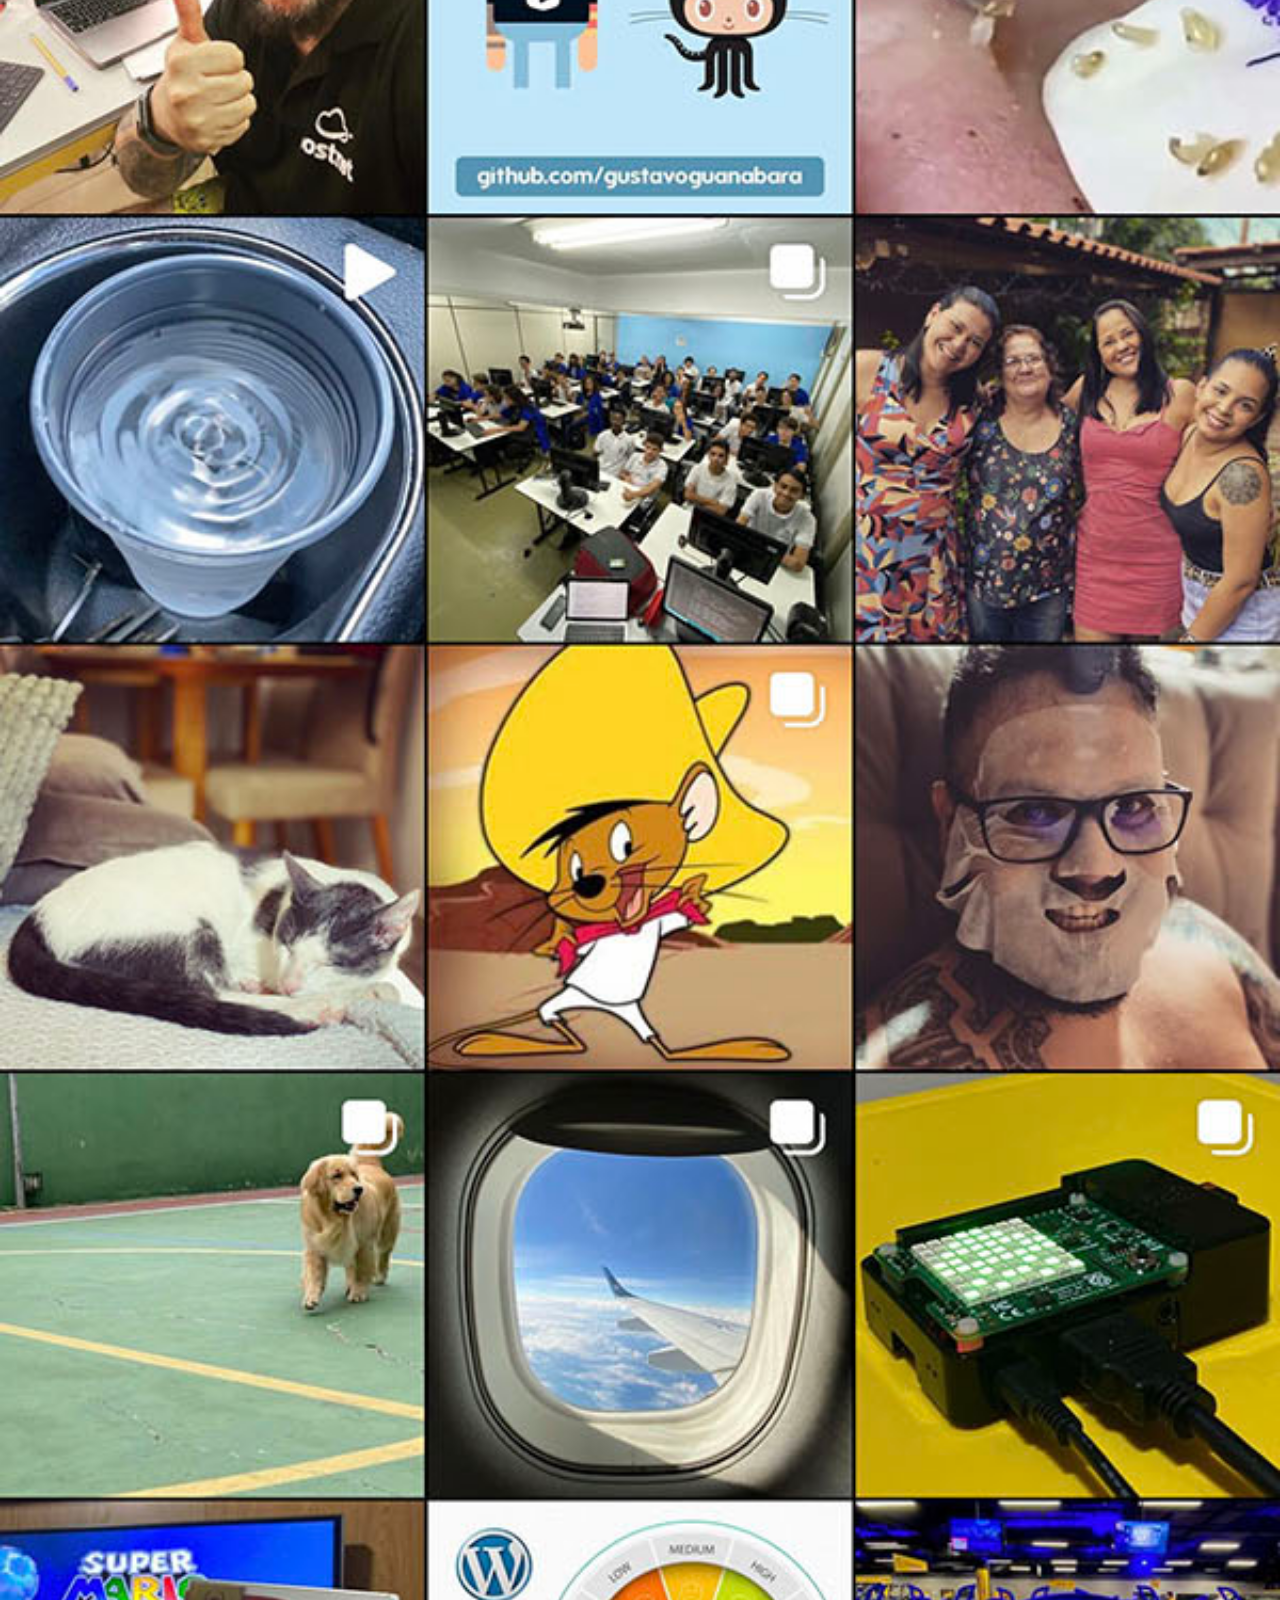
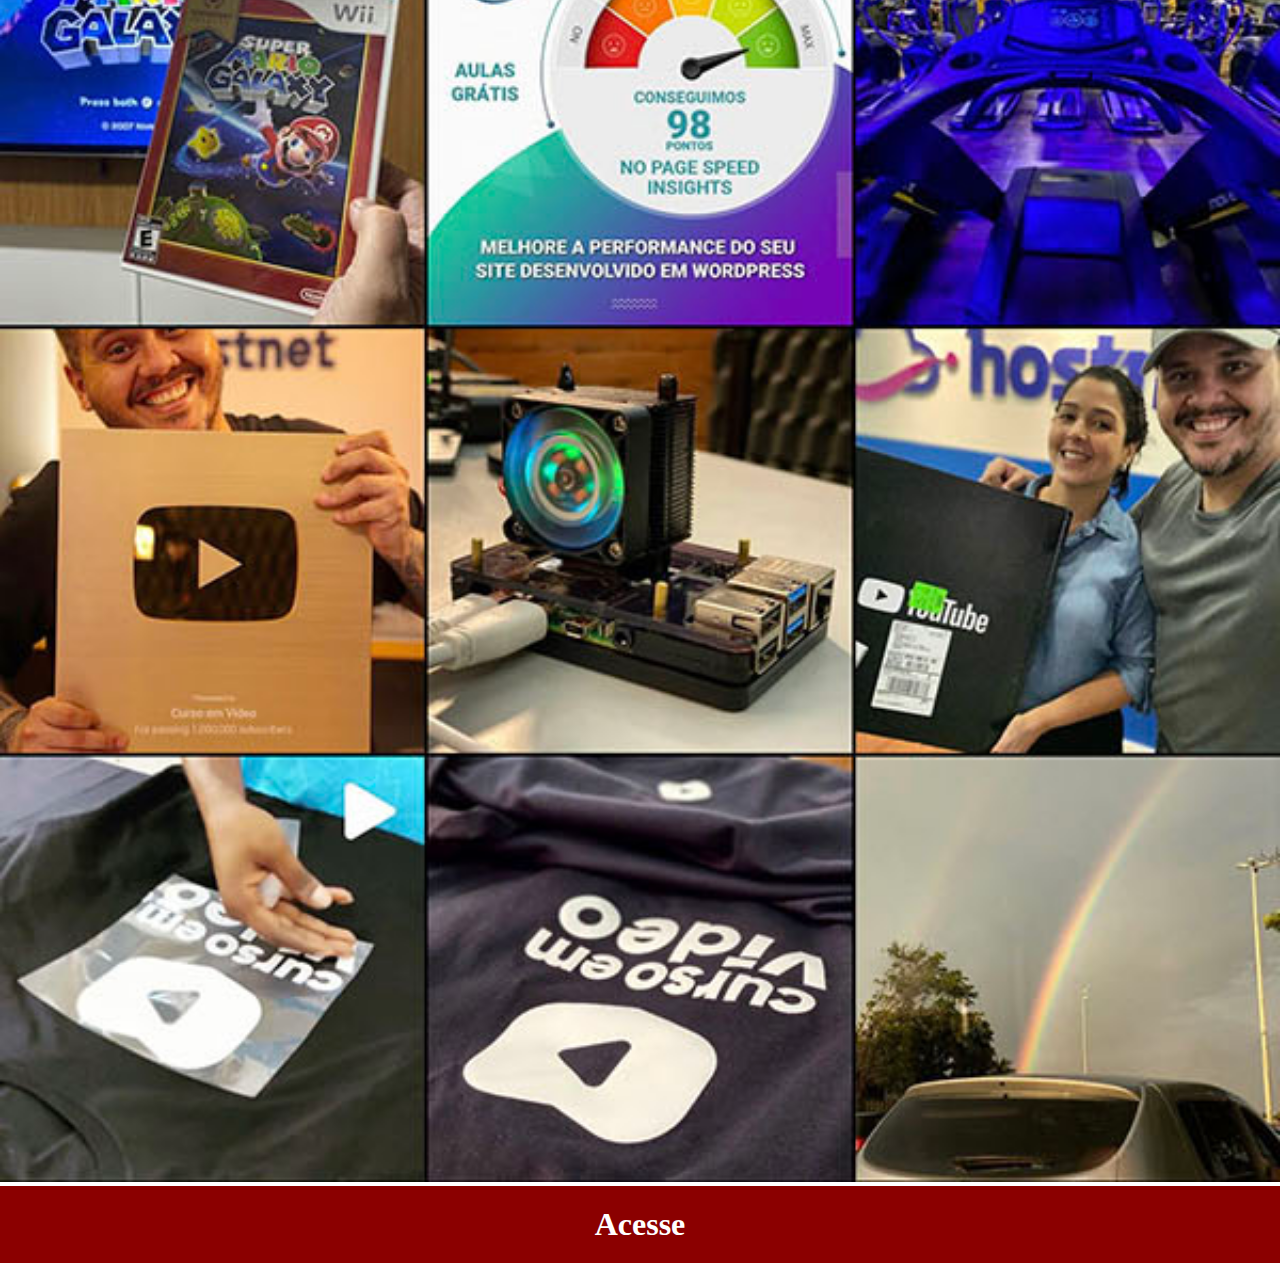
<file: html/Iframes/Instagram.html>
<!DOCTYPE html>
<html lang="pt-br">

   <head>
      <meta charset="UTF-8">
      <meta name="viewport" content="width=device-width, initial-scale=1.0">
      <title>Instagram</title>
      <link rel="stylesheet" href="../../CSS/iframes.css">
   </head>

   <body>
      <img src="../../img/tela-instagram.jpg" alt="Instagram">
      <a href="https://www.instagram.com/augusto_mariano_/" target="_blank">Acesse</a>
   </body>

</html>
</file>
<file: CSS/Redes Sociais.css>
@charset "utf-8";

* {
   margin: 0;
   padding: 0;
   box-sizing: border-box;
}

::-webkit-scrollbar {
   width: 0px;
   height: 0px;
}

html,
body {
   height: 100vh;
   width: 100vw;
   background-color: #000;
}

body {
   background-image: url("data:image/svg+xml,%3Csvg xmlns='http://www.w3.org/2000/svg' viewBox='0 0 2000 1500'%3E%3Cdefs%3E%3Cellipse fill='none' stroke-width='13.4' stroke-opacity='0.54' id='a' rx='600' ry='450'/%3E%3C/defs%3E%3Cg style='transform-origin:center'%3E%3Cg transform='rotate(81 0 0)' style='transform-origin:center'%3E%3Cg transform='rotate(-160 0 0)' style='transform-origin:center'%3E%3Cg transform='translate(1000 750)'%3E%3Cuse stroke='%230D708C' href='%23a' transform='rotate(-60 0 0) scale(0.4)'/%3E%3Cuse stroke='%23007093' href='%23a' transform='rotate(-50 0 0) scale(0.5)'/%3E%3Cuse stroke='%2300709a' href='%23a' transform='rotate(-40 0 0) scale(0.6)'/%3E%3Cuse stroke='%23006fa1' href='%23a' transform='rotate(-30 0 0) scale(0.7)'/%3E%3Cuse stroke='%23006ea9' href='%23a' transform='rotate(-20 0 0) scale(0.8)'/%3E%3Cuse stroke='%23006eb1' href='%23a' transform='rotate(-10 0 0) scale(0.9)'/%3E%3Cuse stroke='%23006db8' href='%23a' transform=''/%3E%3Cuse stroke='%23006cc0' href='%23a' transform='rotate(10 0 0) scale(1.1)'/%3E%3Cuse stroke='%23006ac8' href='%23a' transform='rotate(20 0 0) scale(1.2)'/%3E%3Cuse stroke='%230069cf' href='%23a' transform='rotate(30 0 0) scale(1.3)'/%3E%3Cuse stroke='%230067d6' href='%23a' transform='rotate(40 0 0) scale(1.4)'/%3E%3Cuse stroke='%230065dd' href='%23a' transform='rotate(50 0 0) scale(1.5)'/%3E%3Cuse stroke='%230063e4' href='%23a' transform='rotate(60 0 0) scale(1.6)'/%3E%3Cuse stroke='%230060ea' href='%23a' transform='rotate(70 0 0) scale(1.7)'/%3E%3Cuse stroke='%23005def' href='%23a' transform='rotate(80 0 0) scale(1.8)'/%3E%3Cuse stroke='%230059f4' href='%23a' transform='rotate(90 0 0) scale(1.9)'/%3E%3Cuse stroke='%230055f8' href='%23a' transform='rotate(100 0 0) scale(2)'/%3E%3Cuse stroke='%230050fc' href='%23a' transform='rotate(110 0 0) scale(2.1)'/%3E%3Cuse stroke='%23004afe' href='%23a' transform='rotate(120 0 0) scale(2.2)'/%3E%3Cuse stroke='%230043ff' href='%23a' transform='rotate(130 0 0) scale(2.3)'/%3E%3Cuse stroke='%23003aff' href='%23a' transform='rotate(140 0 0) scale(2.4)'/%3E%3Cuse stroke='%23002eff' href='%23a' transform='rotate(150 0 0) scale(2.5)'/%3E%3Cuse stroke='%23221AFF' href='%23a' transform='rotate(160 0 0) scale(2.6)'/%3E%3C/g%3E%3C/g%3E%3C/g%3E%3C/g%3E%3C/svg%3E");
   background-attachment: fixed;
   background-size: cover;
   background-position: 10px left;
}

main {
   height: 100vh;
   position: relative;
}

#fone {
   height: 627px;
   width: 311px;
   background-image: url(../img/frame-iphone.png);

   position: absolute;
   top: 50%;
   left: 50%;
   transform: translate(-50%, -50%);
}

section#redes-sociais img {
   width: 50px;
   margin: 10px;
   border-radius: 50%;
   box-shadow: 10px 10px 10px black;
}

section#redes-sociais {
   text-align: right;
   padding: 10px;
}

section#redes-sociais img:hover {
   border: 1px solid white;
   transform: translate(-3px, -3px);
   box-shadow: 5px 5px 5px black;
   transition: .5s;
}

#tela {
   position: relative;
   top: 80px;
   left: 22px;
   width: 269px;
   height: 471px;
}
</file>
<file: CSS/iframes.css>
* {
   margin: 0;
   padding: 0;
}

::-webkit-scrollbar {
   width: 0px;
   height: 0px;
}

img {
   width: 100vw;
}

a {
   display: block;
   background-color: darkred;
   padding: 20px;
   text-align: center;
   text-decoration: none;
   color: white;
   font-weight: bolder;
   font-size: 2em;
}

a:hover{
   background-color: red;
}
</file>
